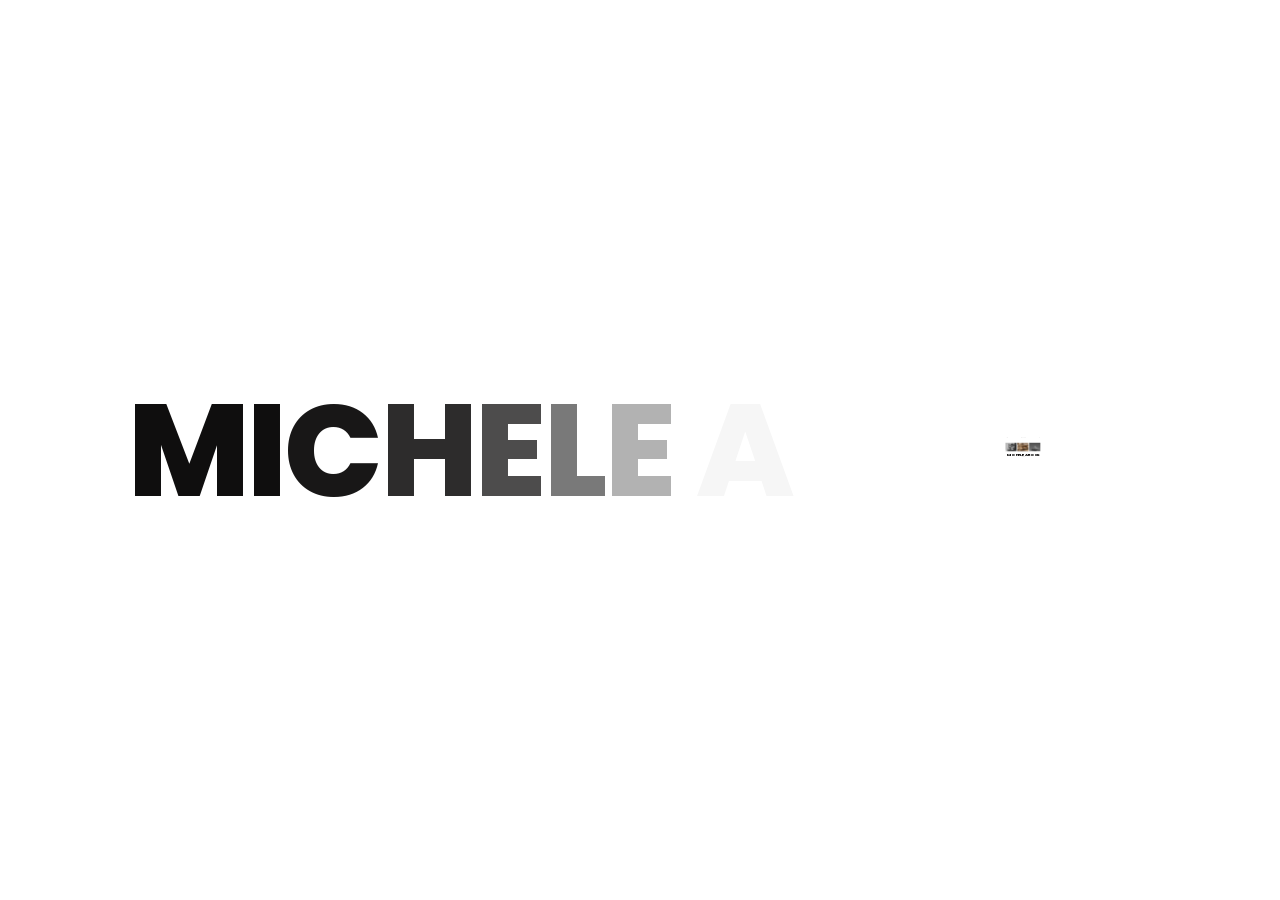
<file: index.html>
<!DOCTYPE html>
<html lang="en">
<head>
<meta charset="UTF-8">
<meta name="viewport" content="width=device-width, initial-scale=1.0">
<title>Michele Arcos - Graphic Designer</title>
<link rel="icon" type="image/png" sizes="32x32" href="images/favicon.png?v=4">
<link rel="icon" type="image/png" sizes="16x16" href="images/favicon-16.png?v=4">
<link rel="apple-touch-icon" href="images/apple-touch-icon.png?v=4">
<link rel="stylesheet" href="https://api.fontshare.com/v2/css?f[]=switzer@400,500,600,700&display=swap">
<link rel="stylesheet" href="css/style.css?v=85">
<script>
/* the entrance animation plays once per visit: hide the page until it starts */
try {
  if (!sessionStorage.getItem('introShown') && !(window.matchMedia && window.matchMedia('(prefers-reduced-motion: reduce)').matches)) {
    document.documentElement.classList.add('intro-pending');
  }
} catch (e) {}
</script>
</head>
<body>


<div class="page" id="page">

<header class="site-header">
  <span class="brand">Spain</span>
  <nav>
    <a href="#work">Work</a>
    <a href="#about">About</a>
    <a href="#contact">Contact</a>
  </nav>
  <span class="year" id="headerYear"></span>
</header>

<section class="hero">
  <div class="carousel" id="carousel" role="region" aria-roledescription="carousel" aria-label="Selected work">
  </div>
  <h1>Michele Arcos</h1>
  <p>Graphic designer</p>
  <a class="scroll-arrow" href="#work" aria-label="Scroll to selected work">
    <svg viewBox="0 0 40 22" fill="none" stroke="currentColor" stroke-width="1.4" stroke-linecap="round" stroke-linejoin="round" aria-hidden="true"><path d="M2 2l18 18L38 2"/></svg>
  </a>
</section>

<section class="section" id="work">
  <div class="wrap">
    <div class="section-head reveal">
      <h2>Selected work</h2>
      <span class="section-tag">07 Projects</span>
    </div>
    <div class="work-grid reveal-group">
      <a class="work-card reveal" href="espacio-emocional.html">
        <div class="thumb"><img class="bw" src="images/covers/espacio-emocional-bw.jpg?v=4" alt="Espacio Emocional"><img class="col" src="images/covers/espacio-emocional.jpg" alt=""></div>
        <div class="meta"><h3>Espacio Emocional</h3><span>Editorial &amp; research</span></div>
      </a>
      <a class="work-card reveal" href="sol-sal.html">
        <div class="thumb"><img class="bw" src="images/covers/sol-sal-bw.jpg?v=4" alt="SOL &amp; SAL"><img class="col" src="images/covers/sol-sal.jpg" alt=""></div>
        <div class="meta"><h3>SOL &amp; SAL</h3><span>Brand identity</span></div>
      </a>
      <a class="work-card reveal" href="tame-impala.html">
        <div class="thumb"><img class="bw" src="images/covers/tame-impala-bw.jpg?v=1" alt="Tame Impala"><img class="col" src="images/covers/tame-impala.jpg" alt=""></div>
        <div class="meta"><h3>Tame Impala</h3><span>Album design</span></div>
      </a>
      <a class="work-card reveal" href="xoko.html">
        <div class="thumb"><img class="bw" src="images/covers/xoko-bw.jpg?v=4" alt="XOKO"><img class="col" src="images/covers/xoko.jpg" alt=""></div>
        <div class="meta"><h3>XOKO</h3><span>Packaging</span></div>
      </a>
      <a class="work-card reveal" href="madma.html">
        <div class="thumb"><img class="bw" src="images/covers/madma-bw.jpg?v=4" alt="MADMA"><img class="col" src="images/covers/madma.jpg" alt=""></div>
        <div class="meta"><h3>MADMA</h3><span>Brand identity</span></div>
      </a>
      <a class="work-card reveal" href="livvi.html">
        <div class="thumb"><img class="bw" src="images/covers/livvi-bw.jpg" alt="Livvi"><img class="col" src="images/covers/livvi.jpg" alt=""></div>
        <div class="meta"><h3>Livvi</h3><span>UX - UI design</span></div>
      </a>
      <a class="work-card reveal" href="san-isidro.html">
        <div class="thumb"><img class="bw" src="images/covers/san-isidro-bw.jpg?v=4" alt="San Isidro 2025" style="object-position: 50% 40%"><img class="col" src="images/covers/san-isidro.jpg" alt="" style="object-position: 50% 40%"></div>
        <div class="meta"><h3>San Isidro 2025</h3><span>Poster design</span></div>
      </a>
    </div>
  </div>
</section>

<section class="section" id="about">
  <div class="wrap">
    <div class="about-top">
      <div class="about-text reveal-group">
        <h2 class="reveal">Hi, I&#180;m Michele</h2>
        <p class="about-lead reveal">a graphic designer passionate about creating meaningful visual identities.</p>
        <p class="reveal">I&rsquo;m interested in branding, visual identity, packaging, advertising and corporate design. I enjoy creating simple, thoughtful and visually coherent designs, while also exploring new ideas and experimenting with different approaches.</p>
        <p class="reveal">I believe good design is not only about how something looks, but also about how it feels. I&rsquo;m especially interested in creating visual experiences that communicate, connect and evoke emotions.</p>
        <p class="reveal">I value organization, attention to detail and teamwork, and I&rsquo;m always looking for new challenges that allow me to keep learning, experimenting and growing as a designer.</p>
        <p class="reveal">Take a look around and explore some of the projects I&rsquo;ve created along the way.</p>
      </div>
    </div>

    <div class="services reveal">
      <p class="services-title">Services</p>
      <ul class="services-list">
        <li>Branding</li>
        <li>Visual identity</li>
        <li>Packaging</li>
        <li>Corporate design</li>
        <li>UX - UI</li>
      </ul>
    </div>
  </div>
</section>

<section class="section contact-section" id="contact">
  <div class="wrap reveal-group">
    <h2 class="reveal">Something<br>in mind?</h2>
    <a class="btn reveal" href="mailto:arcosmichele4@gmail.com">Let&rsquo;s talk</a>
  </div>
</section>

<footer class="wrap">
    <a class="footer-mail" href="mailto:arcosmichele4@gmail.com">arcosmichele4@gmail.com</a>
    <a class="footer-social" href="https://www.linkedin.com/in/michelearcosdiez" target="_blank" rel="noopener noreferrer" aria-label="LinkedIn - Michele Arcos">
      <svg viewBox="0 0 24 24" fill="currentColor" aria-hidden="true"><path d="M20.447 20.452h-3.554v-5.569c0-1.328-.027-3.037-1.852-3.037-1.853 0-2.136 1.445-2.136 2.939v5.667H9.351V9h3.414v1.561h.046c.477-.9 1.637-1.85 3.37-1.85 3.601 0 4.267 2.37 4.267 5.455v6.286zM5.337 7.433c-1.144 0-2.063-.926-2.063-2.065 0-1.138.92-2.063 2.063-2.063 1.14 0 2.064.925 2.064 2.063 0 1.139-.925 2.065-2.064 2.065zm1.782 13.019H3.555V9h3.564v11.452zM22.225 0H1.771C.792 0 0 .774 0 1.729v20.542C0 23.227.792 24 1.771 24h20.451C23.2 24 24 23.227 24 22.271V1.729C24 .774 23.2 0 22.222 0h.003z"/></svg>
    </a>
</footer>


</div>

<script>
document.getElementById('headerYear').textContent = new Date().getFullYear();
</script>
<script src="js/reveal.js?v=1"></script>

<script>
/* Entrance animation: the name fades in letter by letter (black on white), then the
   "camera" flies into the O of ARCOS and the homepage appears inside it. Drawn on a
   canvas so the letters stay sharp at any zoom. */
(function () {
  var root = document.documentElement;
  var page = document.getElementById('page');
  if (!root.classList.contains('intro-pending') || !page || !document.fonts) {
    root.classList.remove('intro-pending');
    return;
  }
  window.__introRunning = true;

  var NAME = 'MICHELE ARCOS';
  var FONT = "'Poppins', 'Arial Black', Arial, sans-serif";
  var DELAY = 0.3, STAGGER = 0.11, FADE = 0.7;   // letters
  var PAN_AT = 2.6, PAN = 0.8;                   // the "O" slides to the center of the screen...
  var ZOOM_AT = 3.4, ZOOM = 2.2;                 // ...then the camera goes in, always centered (seconds)
  var REVEAL_FROM = 0.6;                         // the homepage only starts to appear once the O is already big
  var INK = '#0f0e0e';

  var canvas = document.createElement('canvas');
  canvas.className = 'intro-canvas';
  canvas.setAttribute('aria-hidden', 'true');
  var ctx = canvas.getContext('2d');
  var W, H, dpr, fs, base, letters, P, hole, S_END;
  var raf = 0, start = 0, done = false;

  function clamp(v, a, b) { return v < a ? a : (v > b ? b : v); }
  function easeInOutCubic(x) { return x < 0.5 ? 4 * x * x * x : 1 - Math.pow(-2 * x + 2, 3) / 2; }

  // where is the hole of the "O"? measured on the real glyph (em units, relative to the glyph origin)
  function measureCounter() {
    var size = 400, N = 1000, ox = 250, oy = 700;
    var c = document.createElement('canvas');
    c.width = c.height = N;
    var g = c.getContext('2d');
    g.fillStyle = '#000';
    g.font = '800 ' + size + 'px ' + FONT;
    g.textBaseline = 'alphabetic';
    g.fillText('O', ox, oy);
    var d = g.getImageData(0, 0, N, N).data;
    function solid(x, y) { return d[(y * N + x) * 4 + 3] > 128; }
    var minX = N, maxX = 0, minY = N, maxY = 0, x, y;
    for (y = 0; y < N; y += 2) for (x = 0; x < N; x += 2) {
      if (solid(x, y)) { if (x < minX) minX = x; if (x > maxX) maxX = x; if (y < minY) minY = y; if (y > maxY) maxY = y; }
    }
    var cx = Math.round((minX + maxX) / 2), cy = Math.round((minY + maxY) / 2);
    var l = cx, r = cx, t = cy, b = cy;
    while (l > minX && !solid(l, cy)) l--;
    while (r < maxX && !solid(r, cy)) r++;
    var ccx = Math.round((l + r) / 2);
    while (t > minY && !solid(ccx, t)) t--;
    while (b < maxY && !solid(ccx, b)) b++;
    var ccy = Math.round((t + b) / 2);
    l = ccx; r = ccx;
    while (l > minX && !solid(l, ccy)) l--;
    while (r < maxX && !solid(r, ccy)) r++;
    return { cx: ((l + r) / 2 - ox) / size, cy: (ccy - oy) / size, rx: (r - l) / 2 / size, ry: (b - t) / 2 / size };
  }

  function layout() {
    W = root.clientWidth;
    H = window.innerHeight;
    dpr = Math.min(window.devicePixelRatio || 1, 2);
    canvas.width = Math.round(W * dpr);
    canvas.height = Math.round(H * dpr);
    fs = W * 0.8 / 7.84;
    ctx.setTransform(dpr, 0, 0, dpr, 0, 0);
    ctx.font = '800 ' + fs + 'px ' + FONT;
    var ls = -0.02 * fs, total = 0, k = 0;
    letters = [];
    for (var i = 0; i < NAME.length; i++) {
      var ch = NAME.charAt(i), w = ctx.measureText(ch).width;
      letters.push({ ch: ch, x: total, order: ch === ' ' ? -1 : k++ });
      total += w + ls;
    }
    total -= ls;
    var x0 = (W - total) / 2;
    for (i = 0; i < letters.length; i++) letters[i].x += x0;
    base = H / 2 + ctx.measureText('M').actualBoundingBoxAscent / 2;
    var oc = measureCounter(), o = letters[NAME.indexOf('O')];
    P = { x: o.x + oc.cx * fs, y: base + oc.cy * fs };
    hole = { rx: oc.rx * fs * 1.03, ry: oc.ry * fs * 1.03 };
    // the camera ends centered on the screen: zoom until the hole of the O covers the whole viewport
    S_END = Math.sqrt(Math.pow(W / 2 / hole.rx, 2) + Math.pow(H / 2 / hole.ry, 2)) * 1.05;
    page.style.transformOrigin = (W / 2) + 'px ' + (H / 2) + 'px';
  }

  // S = zoom, Q = where the center of the O is on screen (it glides to the middle of the screen)
  function draw(t, S, Q) {
    ctx.setTransform(dpr, 0, 0, dpr, 0, 0);
    ctx.globalCompositeOperation = 'source-over';
    ctx.globalAlpha = 1;
    ctx.clearRect(0, 0, W, H);
    ctx.fillStyle = '#fff';
    ctx.fillRect(0, 0, W, H);
    ctx.save();
    ctx.translate(Q.x, Q.y);
    ctx.scale(S, S);
    ctx.translate(-P.x, -P.y);
    // cut the hole of the O so the page shows through it
    ctx.globalCompositeOperation = 'destination-out';
    ctx.beginPath();
    ctx.ellipse(P.x, P.y, hole.rx, hole.ry, 0, 0, Math.PI * 2);
    ctx.fill();
    ctx.globalCompositeOperation = 'source-over';
    // the letters (drawn over the edge of the hole, so no gaps)
    ctx.fillStyle = INK;
    ctx.font = '800 ' + fs + 'px ' + FONT;
    ctx.textBaseline = 'alphabetic';
    for (var i = 0; i < letters.length; i++) {
      var L = letters[i];
      if (L.order < 0) continue;
      var a = clamp((t - DELAY - L.order * STAGGER) / FADE, 0, 1);
      ctx.globalAlpha = 1 - Math.pow(1 - a, 2);
      ctx.fillText(L.ch, L.x, base);
    }
    ctx.restore();
    ctx.globalAlpha = 1;
  }

  // a real change of width ends the intro (height-only changes, like a mobile address bar, are ignored)
  function onResize() {
    if (Math.abs(root.clientWidth - W) > 2) finish();
  }

  function finish() {
    if (done) return;
    done = true;
    cancelAnimationFrame(raf);
    window.removeEventListener('resize', onResize);
    page.style.cssText = '';
    root.classList.remove('intro-pending');
    document.body.classList.remove('intro-lock');
    if (canvas.parentNode) canvas.parentNode.removeChild(canvas);
    try { sessionStorage.setItem('introShown', '1'); } catch (e) {}
    window.scrollTo(0, 0);
    document.dispatchEvent(new Event('intro-done'));
  }

  function render(t) {
    var p = clamp((t - ZOOM_AT) / ZOOM, 0, 1);
    var e = easeInOutCubic(p);
    var S = Math.pow(S_END, e);
    // 1) the camera pans so the O sits exactly in the middle of the screen (before any zoom);
    // 2) the zoom then happens around the center, so the ring is symmetric all the way in
    var g = easeInOutCubic(clamp((t - PAN_AT) / PAN, 0, 1));
    var Q = { x: P.x + (W / 2 - P.x) * g, y: P.y + (H / 2 - P.y) * g };
    draw(t, S, Q);
    // the homepage lives inside the O and grows with the camera, always centered in the hole.
    // It stays invisible while the letter is still small: it only starts to appear once the O has
    // been enlarged (from the middle of the zoom), and its opacity then rises gradually from 0 to 1
    var sigma = S / S_END;
    page.style.transform = 'translate(' + (Q.x - W / 2) + 'px,' + (Q.y - H / 2) + 'px) scale(' + sigma + ')';
    page.style.opacity = clamp((e - REVEAL_FROM) / (1 - REVEAL_FROM), 0, 1);
    return p;
  }

  function frame(now) {
    if (done) return;
    if (!start) start = now;
    if (render((now - start) / 1000) >= 1) finish(); else raf = requestAnimationFrame(frame);
  }

  function begin() {
    // lock the scroll first, so the width we measure is the one the animation will really use
    document.body.classList.add('intro-lock');
    try { layout(); } catch (err) { finish(); return; }
    page.style.height = H + 'px';
    page.style.overflow = 'hidden';
    page.style.opacity = '0';
    document.body.appendChild(canvas);
    canvas.addEventListener('click', finish);
    window.addEventListener('resize', onResize);
    draw(0, 1, P);
    raf = requestAnimationFrame(frame);
  }

  var ready = Promise.race([
    document.fonts.load('800 100px Poppins'),
    new Promise(function (res) { setTimeout(res, 2500); })
  ]);
  ready.then(begin, begin);
})();
</script>

<script>
(function () {
  var root = document.getElementById('carousel');
  if (!root) return;

  var DATA = [
    { href: 'espacio-emocional.html', src: 'images/covers/espacio-emocional.jpg', bw: 'images/covers/espacio-emocional-bw.jpg?v=4', title: 'Espacio Emocional', pos: '50% 50%' },
    { href: 'sol-sal.html', src: 'images/covers/sol-sal.jpg', bw: 'images/covers/sol-sal-bw.jpg?v=4', title: 'SOL & SAL', pos: '50% 50%' },
    { href: 'tame-impala.html', src: 'images/covers/tame-impala.jpg', bw: 'images/covers/tame-impala-bw.jpg?v=1', title: 'Tame Impala', pos: '50% 50%' },
    { href: 'xoko.html', src: 'images/covers/xoko.jpg', bw: 'images/covers/xoko-bw.jpg?v=4', title: 'XOKO', pos: '50% 50%' },
    { href: 'madma.html', src: 'images/covers/madma.jpg', bw: 'images/covers/madma-bw.jpg?v=4', title: 'MADMA', pos: '50% 50%' },
    { href: 'livvi.html', src: 'images/covers/livvi.jpg', bw: 'images/covers/livvi-bw.jpg', title: 'Livvi', pos: '50% 50%' },
    { href: 'san-isidro.html', src: 'images/covers/san-isidro.jpg', bw: 'images/covers/san-isidro-bw.jpg?v=4', title: 'San Isidro 2025', pos: '50% 40%' }
  ];
  var N = DATA.length;
  var RANGE = 5, SLOTS = RANGE * 2 + 1;
  // a flat filmstrip: every work is exactly the same size, fully opaque; only
  // the centered one switches from black & white to color
  var GAP = 0.04;
  var S = [1], X = [0], O = [1];
  for (var q = 1; q <= RANGE; q++) {
    S[q] = 1;
    O[q] = 1;
    X[q] = X[q - 1] + S[q - 1] / 2 + GAP + S[q] / 2;
  }
  var AUTOPLAY_MS = 2100;
  var reduceMotion = window.matchMedia && window.matchMedia('(prefers-reduced-motion: reduce)').matches;

  var els = [];
  var active = 0;
  var timer = null;
  var hovering = false;
  var dragging = false;
  var running = false;

  function idxFor(p) { return ((active + p) % N + N) % N; }

  function setContent(el) {
    var d = DATA[idxFor(el.p)];
    el.a.href = d.href;
    el.a.setAttribute('aria-label', d.title);
    el.bw.src = d.bw;
    el.bw.alt = '';
    el.bw.style.objectPosition = d.pos;
    el.img.src = d.src;
    el.img.alt = '';
    el.img.style.objectPosition = d.pos;
  }

  function apply(el) {
    var ap = Math.abs(el.p);
    var sign = el.p < 0 ? -1 : 1;
    var s = el.a.style;
    s.setProperty('--x', (sign * X[ap]).toString());
    s.setProperty('--s', S[ap].toString());
    s.setProperty('--o', String(O[ap]));
    s.setProperty('--z', String(RANGE + 3 - ap));
    el.a.classList.toggle('is-center', el.p === 0);
    el.a.style.pointerEvents = ap >= RANGE ? 'none' : '';
    if (ap > 3) { el.a.setAttribute('tabindex', '-1'); el.a.setAttribute('aria-hidden', 'true'); }
    else { el.a.removeAttribute('tabindex'); el.a.removeAttribute('aria-hidden'); }
  }

  function build() {
    for (var k = 0; k < SLOTS; k++) {
      var a = document.createElement('a');
      a.className = 'c-item no-anim';
      a.draggable = false;
      var bw = document.createElement('img');
      bw.className = 'bw';
      bw.draggable = false;
      a.appendChild(bw);
      var img = document.createElement('img');
      img.className = 'col';
      img.draggable = false;
      a.appendChild(img);
      var el = { a: a, bw: bw, img: img, p: k - RANGE };
      setContent(el);
      apply(el);
      root.appendChild(a);
      els.push(el);
    }
    void root.offsetWidth;
    requestAnimationFrame(function () {
      els.forEach(function (el) { el.a.classList.remove('no-anim'); });
    });
  }

  function step(dir) {
    active = ((active + dir) % N + N) % N;
    els.forEach(function (el) {
      var np = el.p - dir, wrapped = false;
      while (np < -RANGE) { np += SLOTS; wrapped = true; }
      while (np > RANGE) { np -= SLOTS; wrapped = true; }
      el.p = np;
      if (wrapped) { el.a.classList.add('no-anim'); setContent(el); }
      apply(el);
    });
    void root.offsetWidth;
    requestAnimationFrame(function () {
      els.forEach(function (el) { el.a.classList.remove('no-anim'); });
    });
  }

  function goTo(shift) {
    var dir = shift > 0 ? 1 : -1, count = Math.abs(shift), i = 0;
    step(dir);
    while (++i < count) { (function (n) { setTimeout(function () { step(dir); }, 300 * n); })(i); }
  }

  function schedule() {
    clearInterval(timer);
    if (!running || reduceMotion) return;
    timer = setInterval(function () {
      if (!hovering && !dragging && !document.hidden) step(1);
    }, AUTOPLAY_MS);
  }

  function begin() {
    if (running) return;
    running = true;
    schedule();
  }

  build();

  // while the entrance animation plays, the carousel waits; it starts when the homepage is revealed
  if (window.__introRunning) document.addEventListener('intro-done', begin);
  else begin();

  root.addEventListener('mouseenter', function () { hovering = true; });
  root.addEventListener('mouseleave', function () { hovering = false; });

  var startX = null, moved = false;
  root.addEventListener('pointerdown', function (e) {
    startX = e.clientX; moved = false; dragging = true;
  });
  root.addEventListener('pointermove', function (e) {
    if (startX !== null && Math.abs(e.clientX - startX) > 8) moved = true;
  });
  function endDrag(e) {
    if (startX === null) return;
    var dx = e.clientX - startX;
    startX = null; dragging = false;
    if (Math.abs(dx) > 50) { step(dx < 0 ? 1 : -1); schedule(); }
  }
  root.addEventListener('pointerup', endDrag);
  root.addEventListener('pointercancel', function () { startX = null; dragging = false; });
  root.addEventListener('pointerleave', function (e) { if (startX !== null) endDrag(e); });

  root.addEventListener('click', function (e) {
    if (moved) { e.preventDefault(); e.stopPropagation(); moved = false; return; }
    var a = e.target.closest ? e.target.closest('.c-item') : null;
    if (!a) return;
    for (var i = 0; i < els.length; i++) {
      if (els[i].a === a && els[i].p !== 0) {
        e.preventDefault();
        goTo(els[i].p);
        schedule();
        return;
      }
    }
  }, true);

  root.addEventListener('keydown', function (e) {
    if (e.key === 'ArrowRight') { step(1); schedule(); }
    else if (e.key === 'ArrowLeft') { step(-1); schedule(); }
  });
})();
</script>

</body>
</html>
</file>
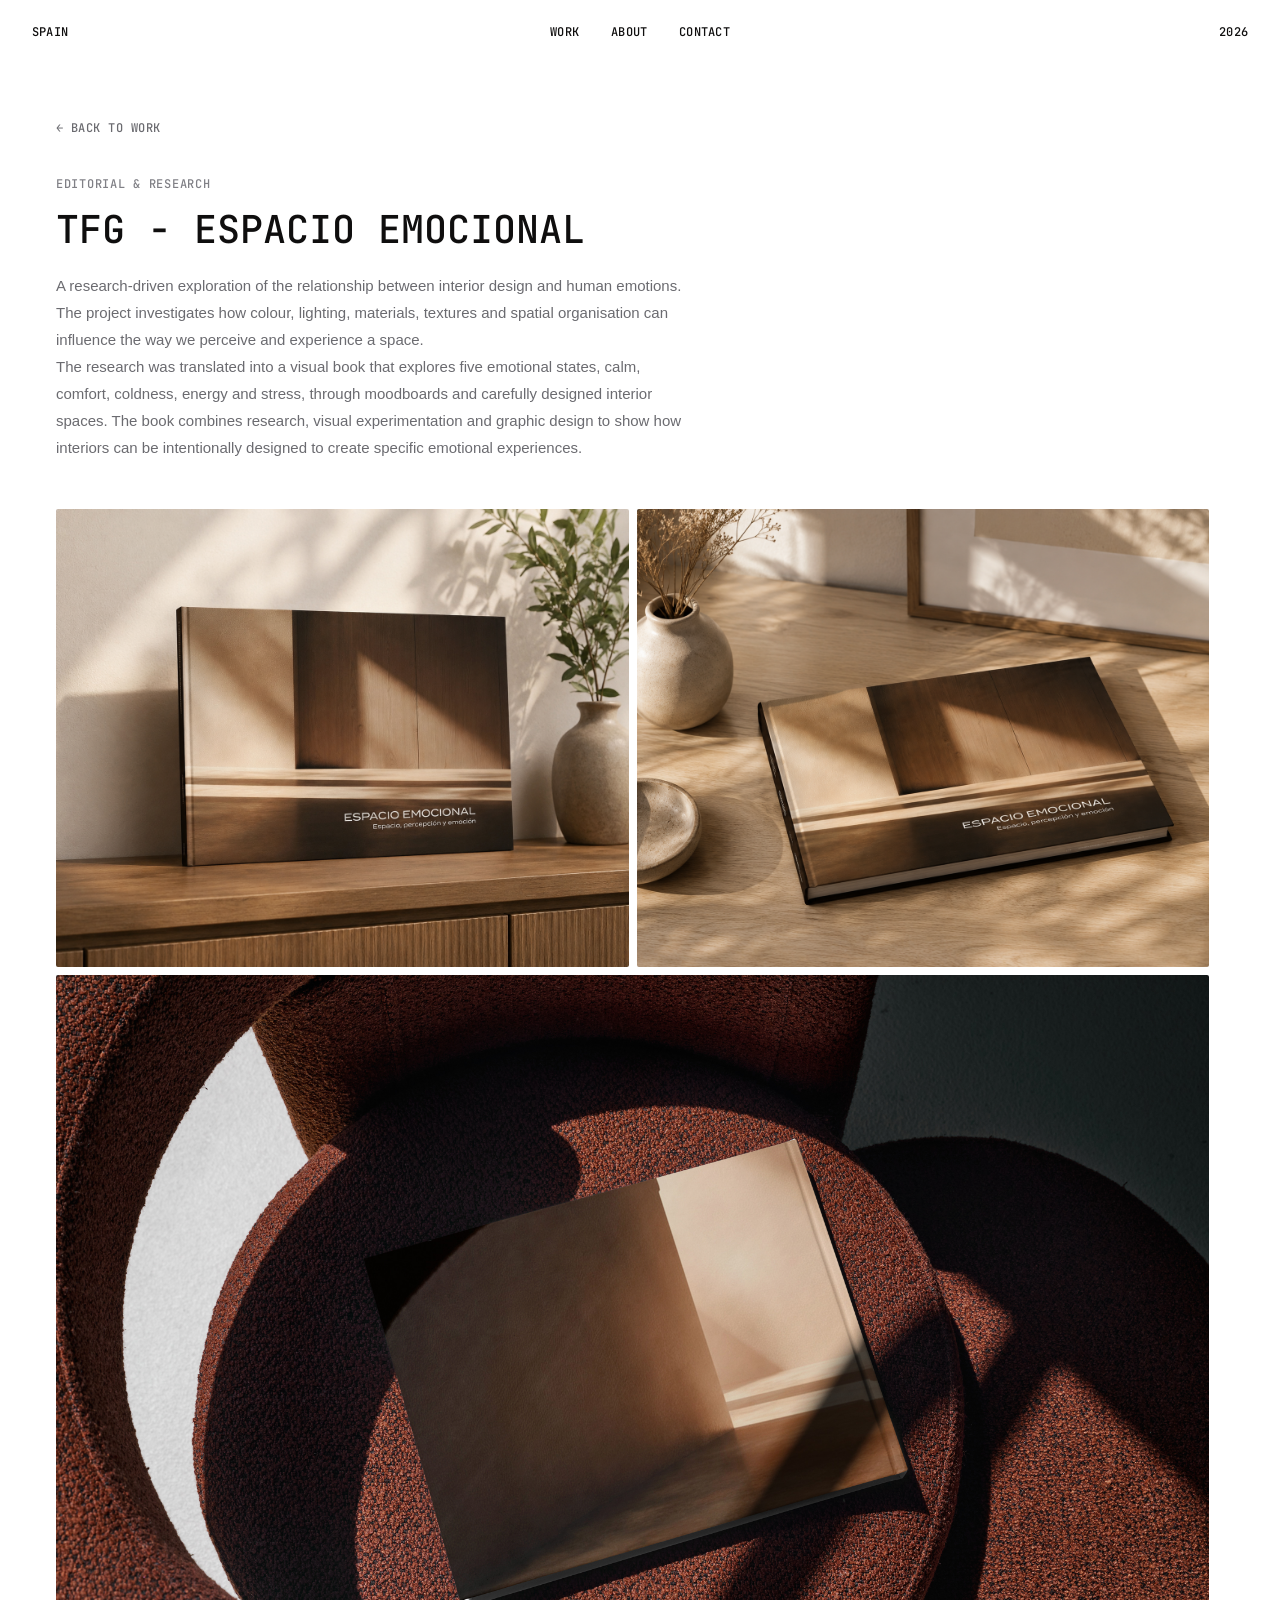
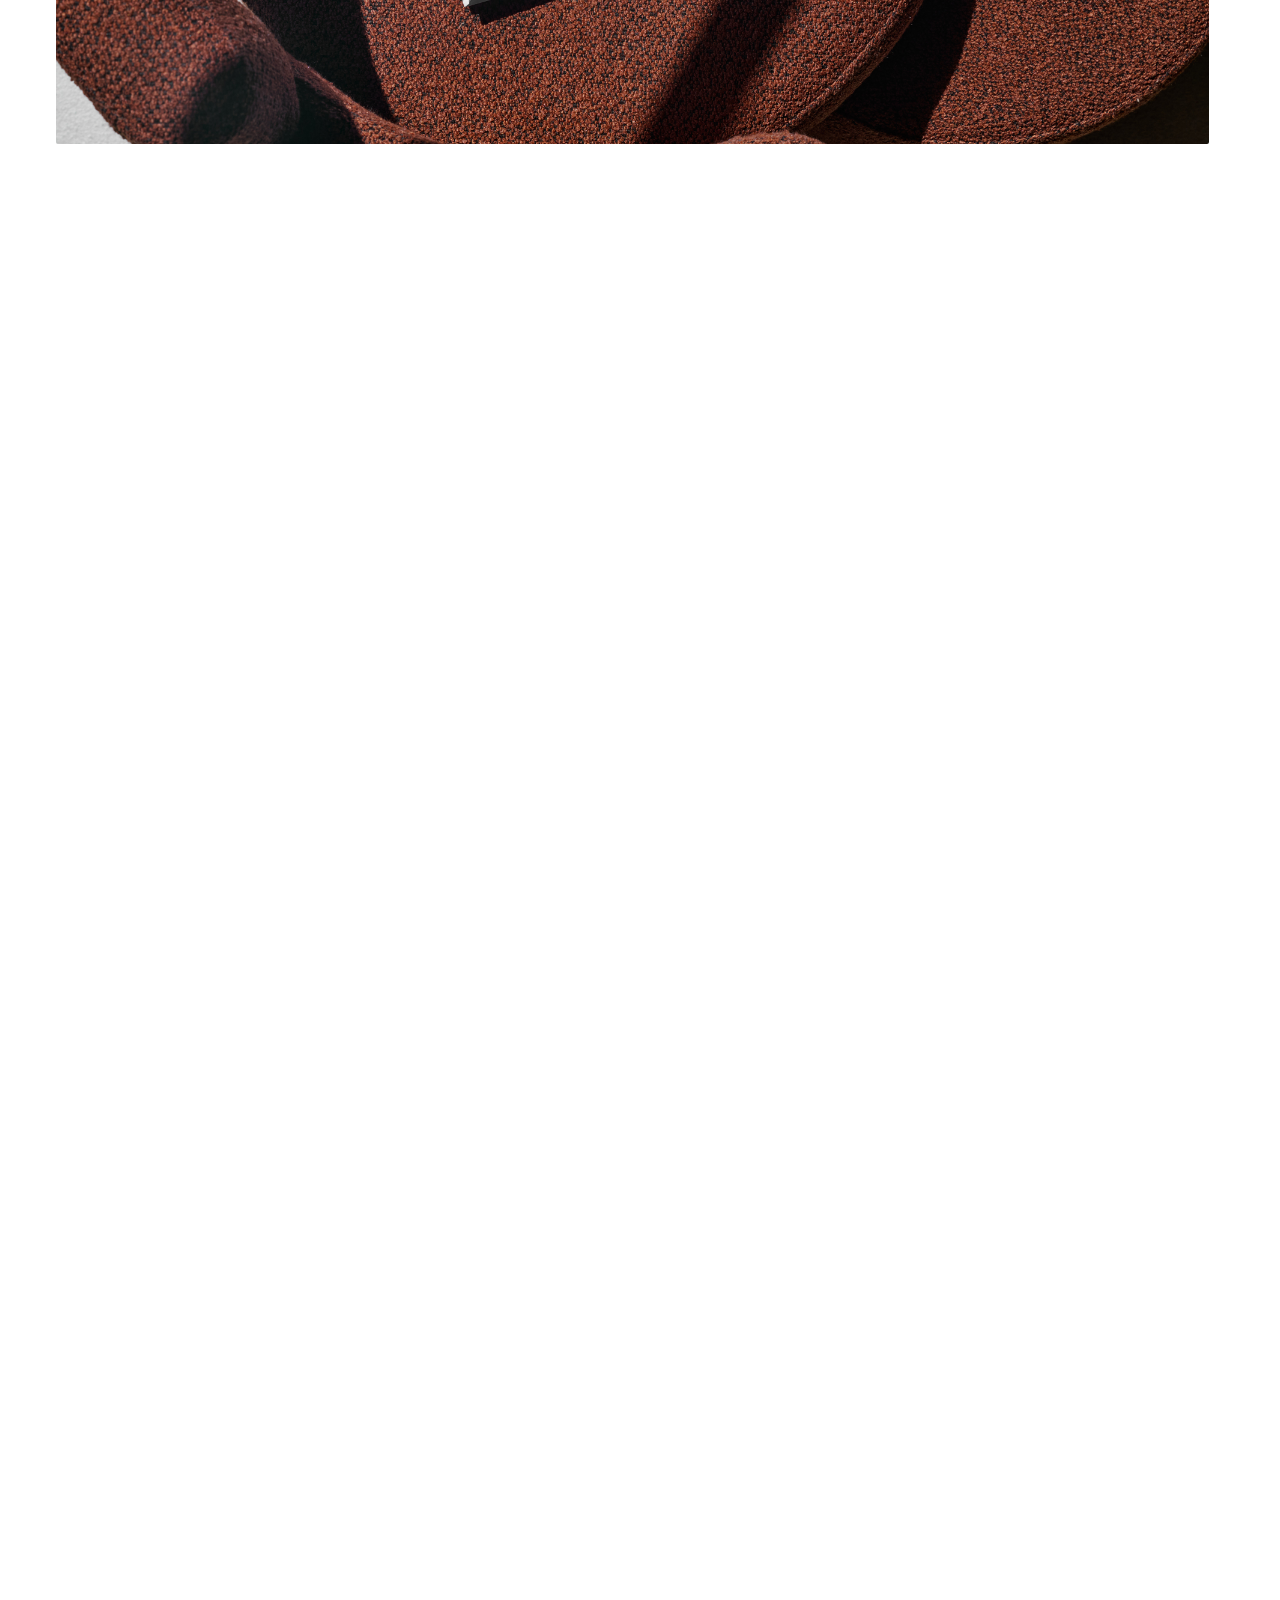
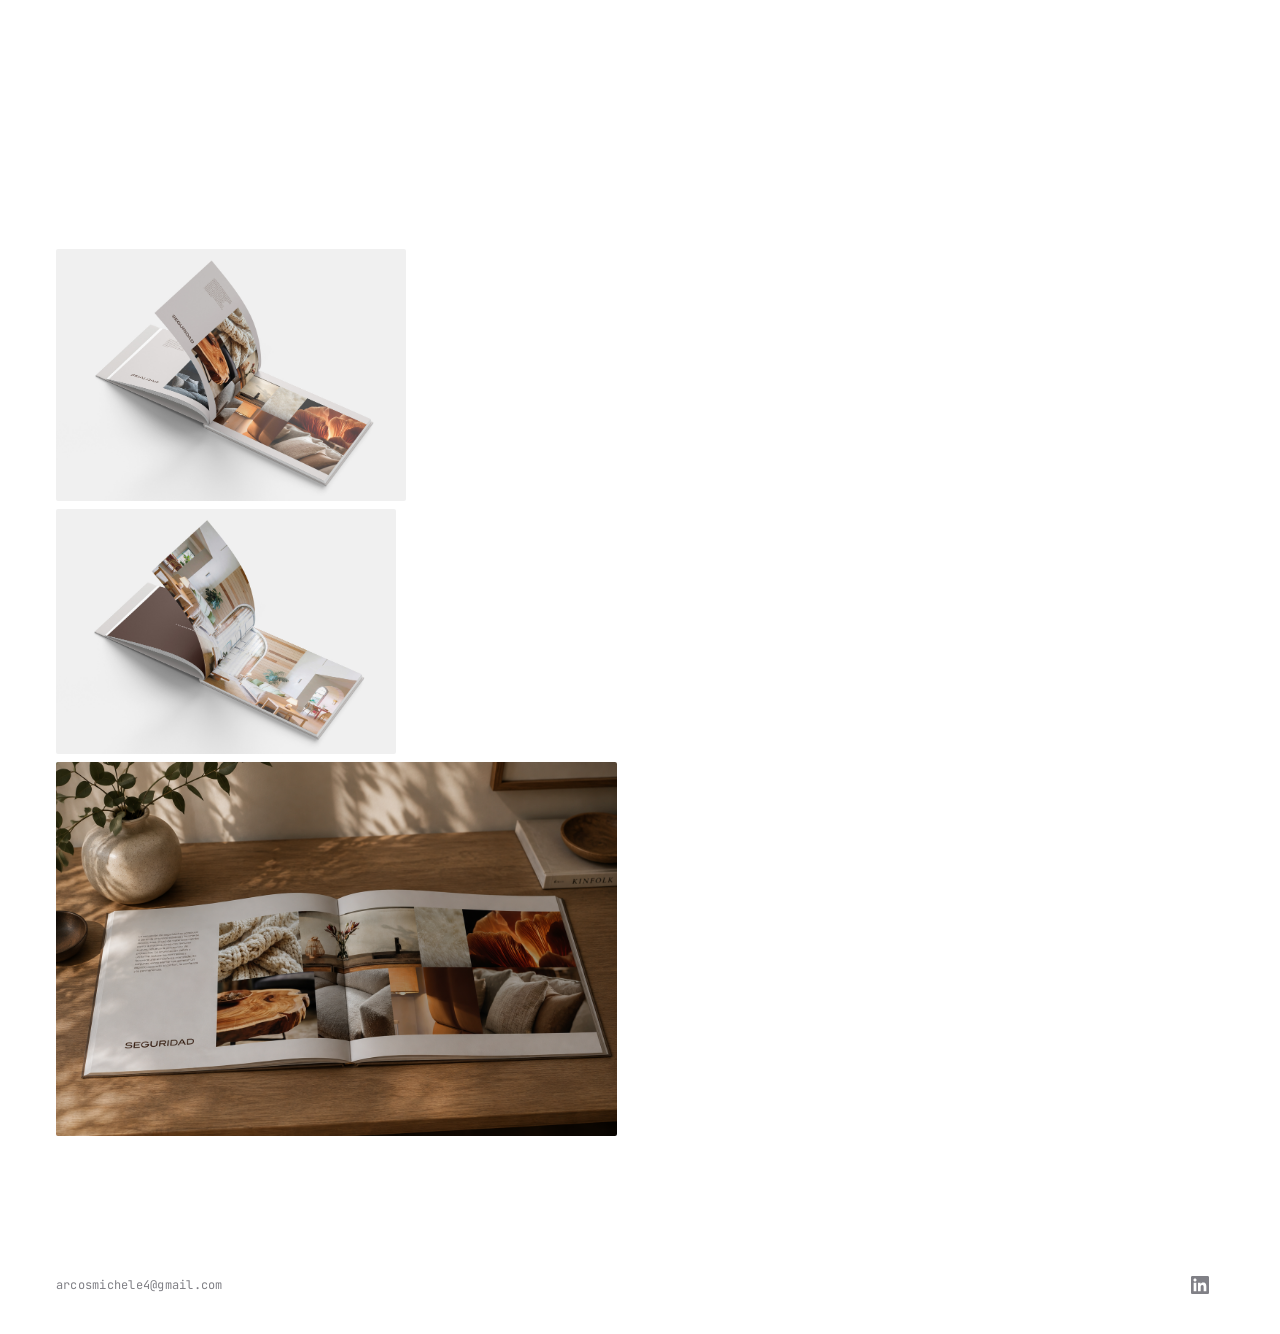
<file: espacio-emocional.html>
<!DOCTYPE html>
<html lang="en">
<head>
<meta charset="UTF-8">
<meta name="viewport" content="width=device-width, initial-scale=1.0">
<title>TFG - Espacio Emocional - Michele Arcos</title>
<link rel="icon" type="image/png" sizes="32x32" href="images/favicon.png?v=4">
<link rel="icon" type="image/png" sizes="16x16" href="images/favicon-16.png?v=4">
<link rel="apple-touch-icon" href="images/apple-touch-icon.png?v=4">
<link rel="stylesheet" href="https://api.fontshare.com/v2/css?f[]=switzer@400,500,600,700&display=swap">
<link rel="stylesheet" href="css/style.css?v=85">
</head>
<body>

<header class="site-header">
  <span class="brand">Spain</span>
  <nav>
    <a href="index.html#work" class="active">Work</a>
    <a href="index.html#about">About</a>
    <a href="index.html#contact">Contact</a>
  </nav>
  <span class="year" id="headerYear"></span>
</header>

<div class="wrap">
  <a class="back-link" href="index.html#work">&larr; Back to work</a>

  <div class="project-header reveal">
    <span class="section-tag">Editorial &amp; research</span>
    <h1>TFG - Espacio emocional</h1>
    <p>A research-driven exploration of the relationship between interior design and human emotions. The project investigates how colour, lighting, materials, textures and spatial organisation can influence the way we perceive and experience a space.</p>
    <p>The research was translated into a visual book that explores five emotional states, calm, comfort, coldness, energy and stress, through moodboards and carefully designed interior spaces. The book combines research, visual experimentation and graphic design to show how interiors can be intentionally designed to create specific emotional experiences.</p>
  </div>

  <div class="project-images">
    <div class="row reveal">
      <img src="images/espacio-emocional/1.png" alt="Espacio Emocional" width="1402" height="1122" style="--ar:1.2496">
      <img src="images/espacio-emocional/2.png" alt="Espacio Emocional" width="1402" height="1122" style="--ar:1.2496">
    </div>
    <div class="row reveal">
      <img src="images/espacio-emocional/3.jpg" alt="Espacio Emocional" width="3840" height="2560" style="--ar:1.5">
    </div>
    <div class="row reveal">
      <img src="images/espacio-emocional/4.jpg" alt="Espacio Emocional" width="1920" height="1138" style="--ar:1.6872" loading="lazy" decoding="async">
    </div>
    <div class="row reveal">
      <img src="images/espacio-emocional/5.jpg" alt="Espacio Emocional" width="1920" height="1335" style="--ar:1.4382" loading="lazy" decoding="async">
      <img src="images/espacio-emocional/6.jpg" alt="Espacio Emocional" width="1920" height="1335" style="--ar:1.4382" loading="lazy" decoding="async">
    </div>
    <div class="row reveal">
      <img src="images/espacio-emocional/7.jpg" alt="Espacio Emocional" width="1920" height="1229" style="--ar:1.5622" loading="lazy" decoding="async">
      <img src="images/espacio-emocional/8.png" alt="Espacio Emocional" width="1568" height="1003" style="--ar:1.5633" loading="lazy" decoding="async">
      <img src="images/espacio-emocional/9.jpg" alt="Espacio Emocional" width="1920" height="1229" style="--ar:1.5622" loading="lazy" decoding="async">
    </div>
    <div class="row reveal">
      <img src="images/espacio-emocional/10.png" alt="Espacio Emocional" width="1622" height="970" style="--ar:1.6722" loading="lazy" decoding="async">
      <img src="images/espacio-emocional/11.jpg" alt="Espacio Emocional" width="1920" height="1138" style="--ar:1.6872" loading="lazy" decoding="async">
    </div>
    <div class="row reveal">
      <img src="images/espacio-emocional/12.jpg" alt="Espacio Emocional" width="1920" height="1382" style="--ar:1.3893" loading="lazy" decoding="async">
      <img src="images/espacio-emocional/13.png" alt="Espacio Emocional" width="1568" height="1003" style="--ar:1.5633" loading="lazy" decoding="async">
      <img src="images/espacio-emocional/14.jpg" alt="Espacio Emocional" width="1920" height="1229" style="--ar:1.5622" loading="lazy" decoding="async">
    </div>
    <div class="row reveal">
      <img src="images/espacio-emocional/15.jpg" alt="Espacio Emocional" width="1920" height="1382" style="--ar:1.3893" loading="lazy" decoding="async">
      <img src="images/espacio-emocional/16.jpg" alt="Espacio Emocional" width="1920" height="1138" style="--ar:1.6872" loading="lazy" decoding="async">
      <img src="images/espacio-emocional/17.jpg" alt="Espacio Emocional" width="1920" height="1228" style="--ar:1.5635" loading="lazy" decoding="async">
    </div>
    <div class="row reveal">
      <img src="images/espacio-emocional/18.png" alt="Espacio Emocional" width="1536" height="1024" style="--ar:1.5" loading="lazy" decoding="async">
      <img src="images/espacio-emocional/19.jpg" alt="Espacio Emocional" width="1920" height="1229" style="--ar:1.5622" loading="lazy" decoding="async">
    </div>
  </div>
</div>

<footer class="wrap">
    <a class="footer-mail" href="mailto:arcosmichele4@gmail.com">arcosmichele4@gmail.com</a>
    <a class="footer-social" href="https://www.linkedin.com/in/michelearcosdiez" target="_blank" rel="noopener noreferrer" aria-label="LinkedIn - Michele Arcos">
      <svg viewBox="0 0 24 24" fill="currentColor" aria-hidden="true"><path d="M20.447 20.452h-3.554v-5.569c0-1.328-.027-3.037-1.852-3.037-1.853 0-2.136 1.445-2.136 2.939v5.667H9.351V9h3.414v1.561h.046c.477-.9 1.637-1.85 3.37-1.85 3.601 0 4.267 2.37 4.267 5.455v6.286zM5.337 7.433c-1.144 0-2.063-.926-2.063-2.065 0-1.138.92-2.063 2.063-2.063 1.14 0 2.064.925 2.064 2.063 0 1.139-.925 2.065-2.064 2.065zm1.782 13.019H3.555V9h3.564v11.452zM22.225 0H1.771C.792 0 0 .774 0 1.729v20.542C0 23.227.792 24 1.771 24h20.451C23.2 24 24 23.227 24 22.271V1.729C24 .774 23.2 0 22.222 0h.003z"/></svg>
    </a>
</footer>

<script>
var year = new Date().getFullYear();
document.getElementById('headerYear').textContent = year;
</script>

<script src="js/reveal.js?v=1"></script>
</body>
</html>
</file>
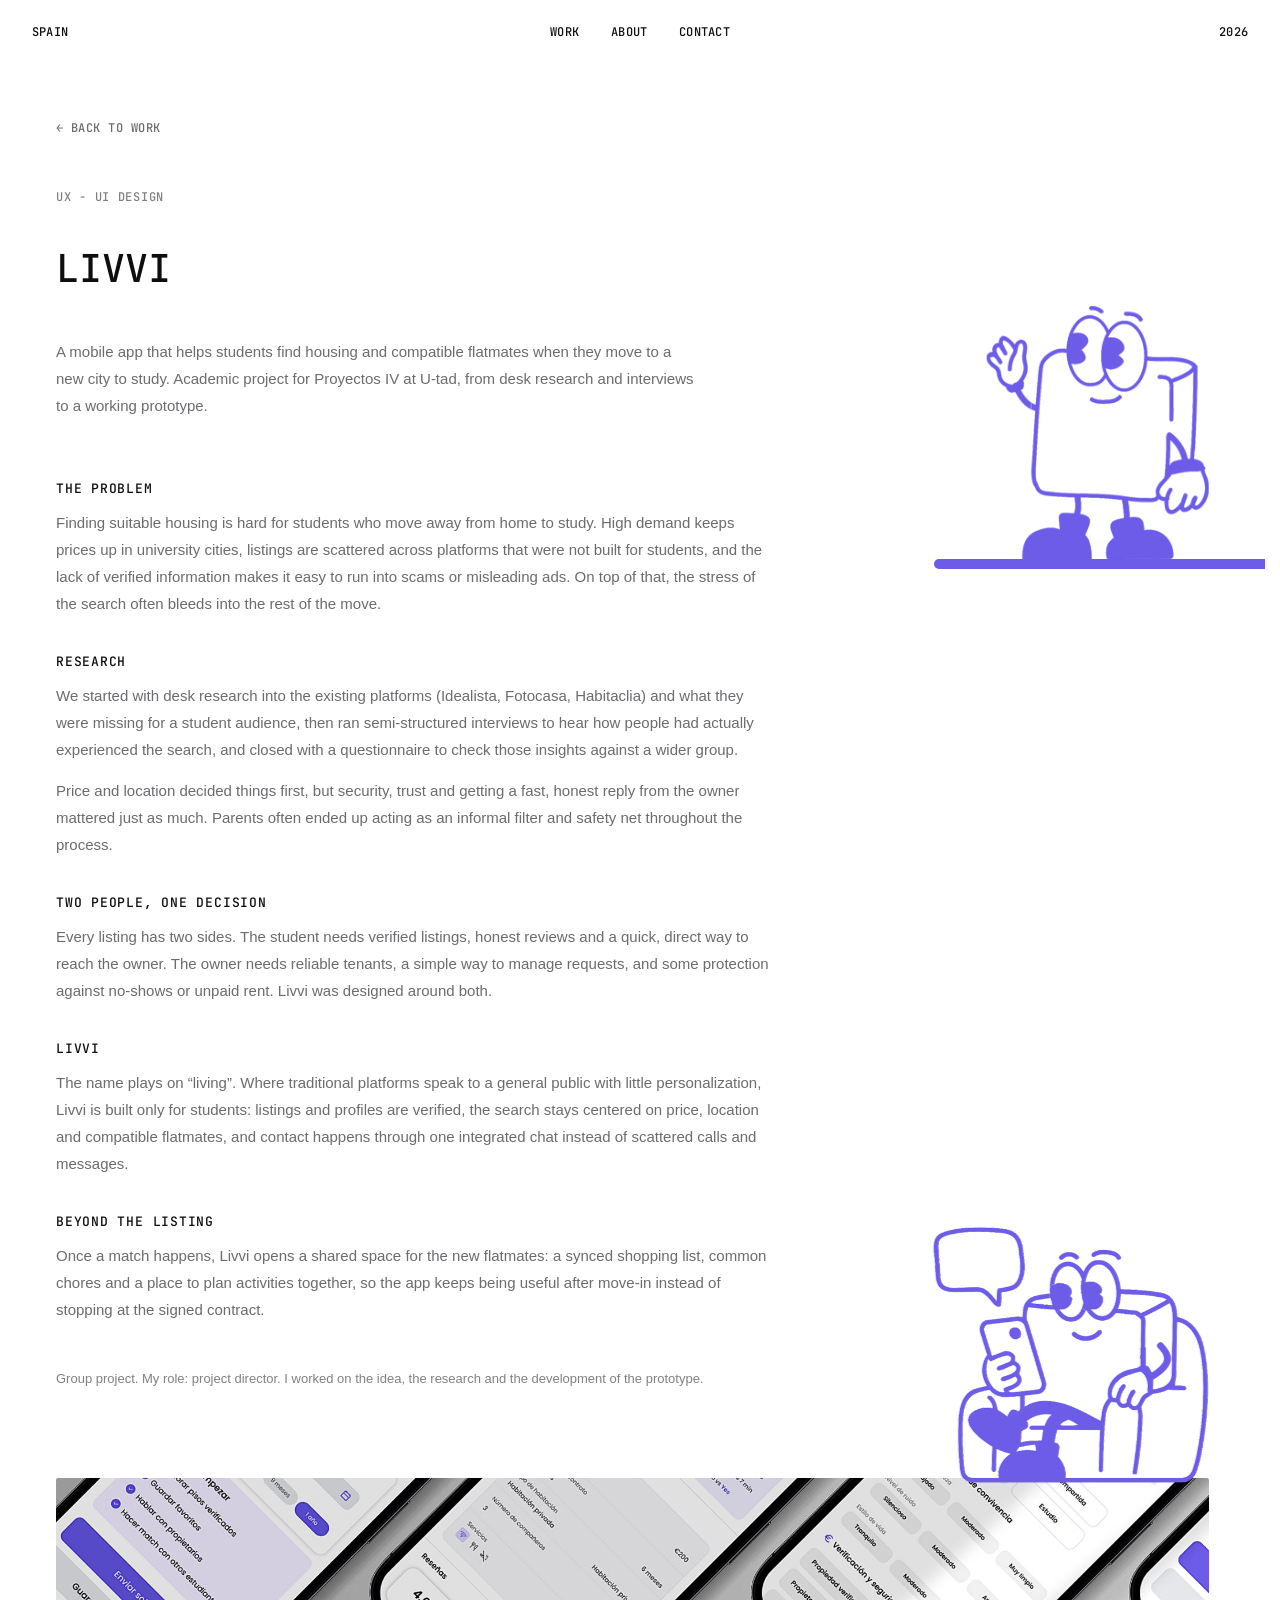
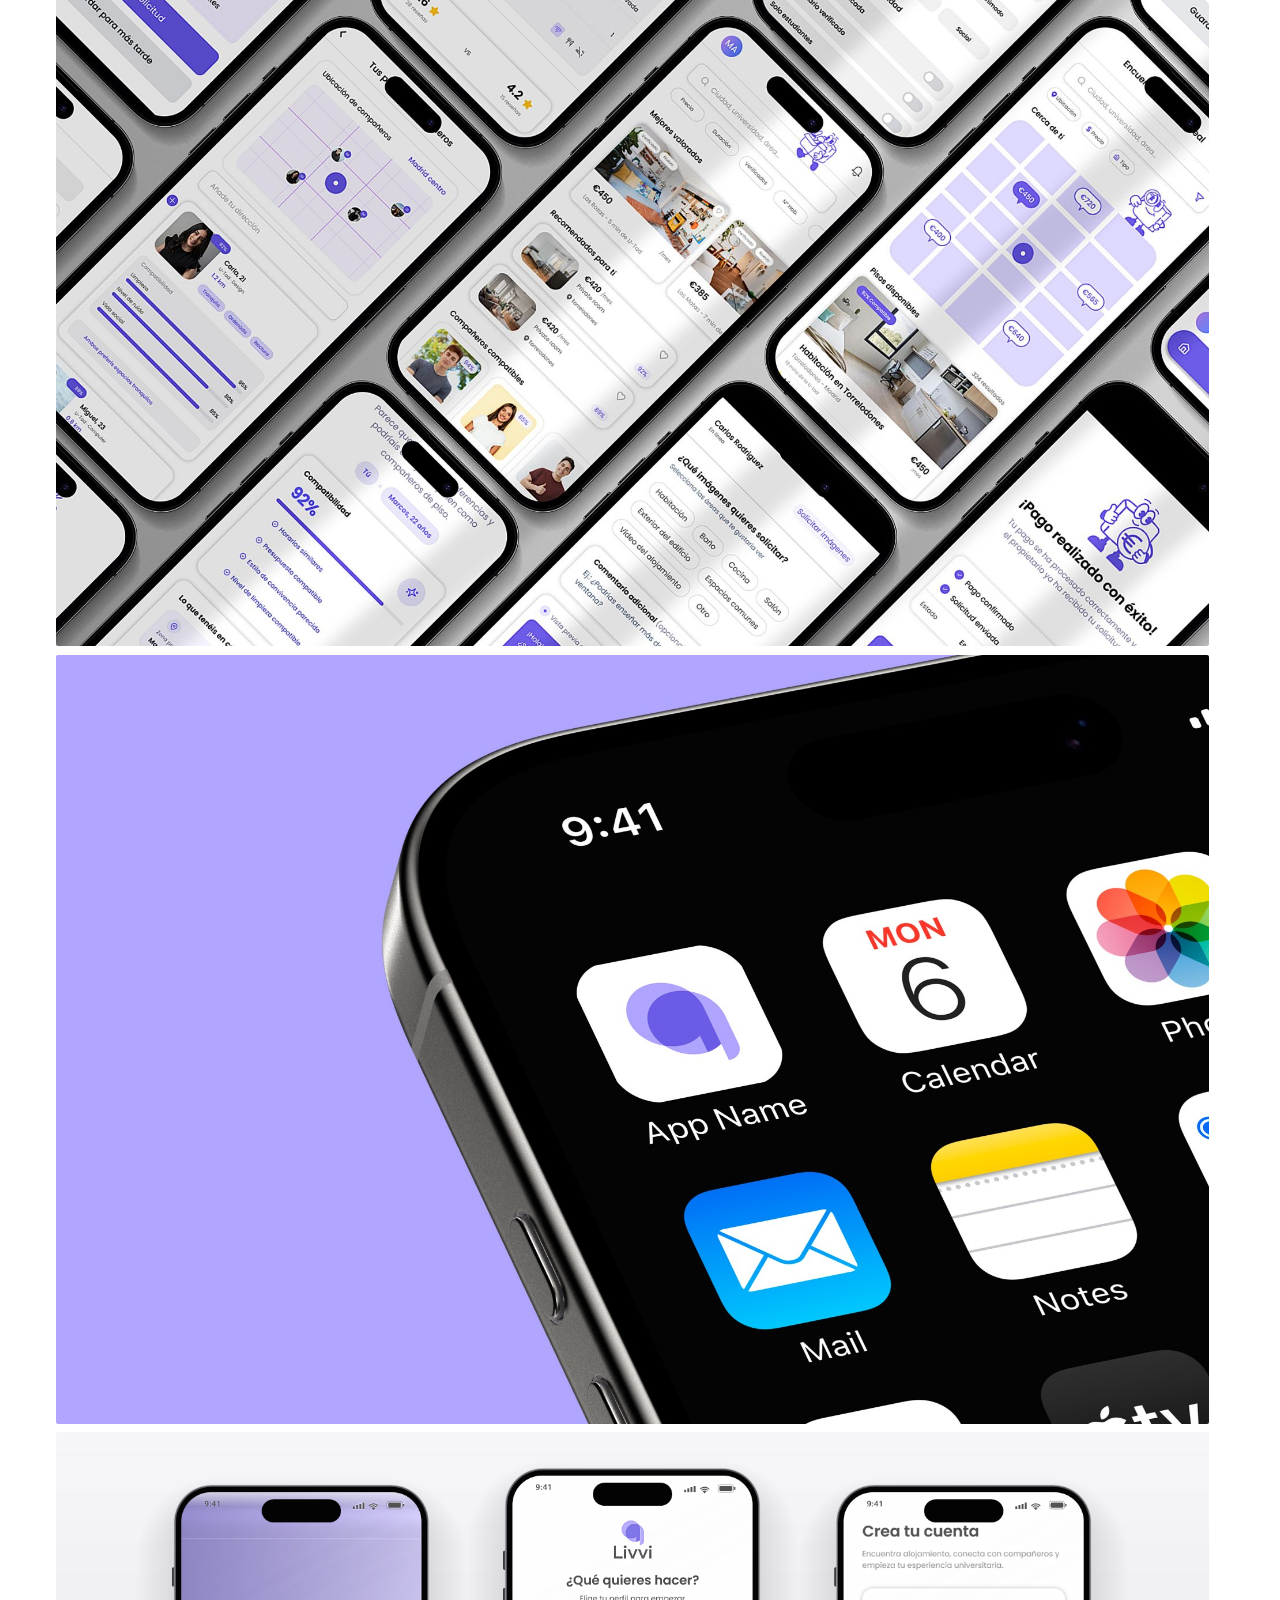
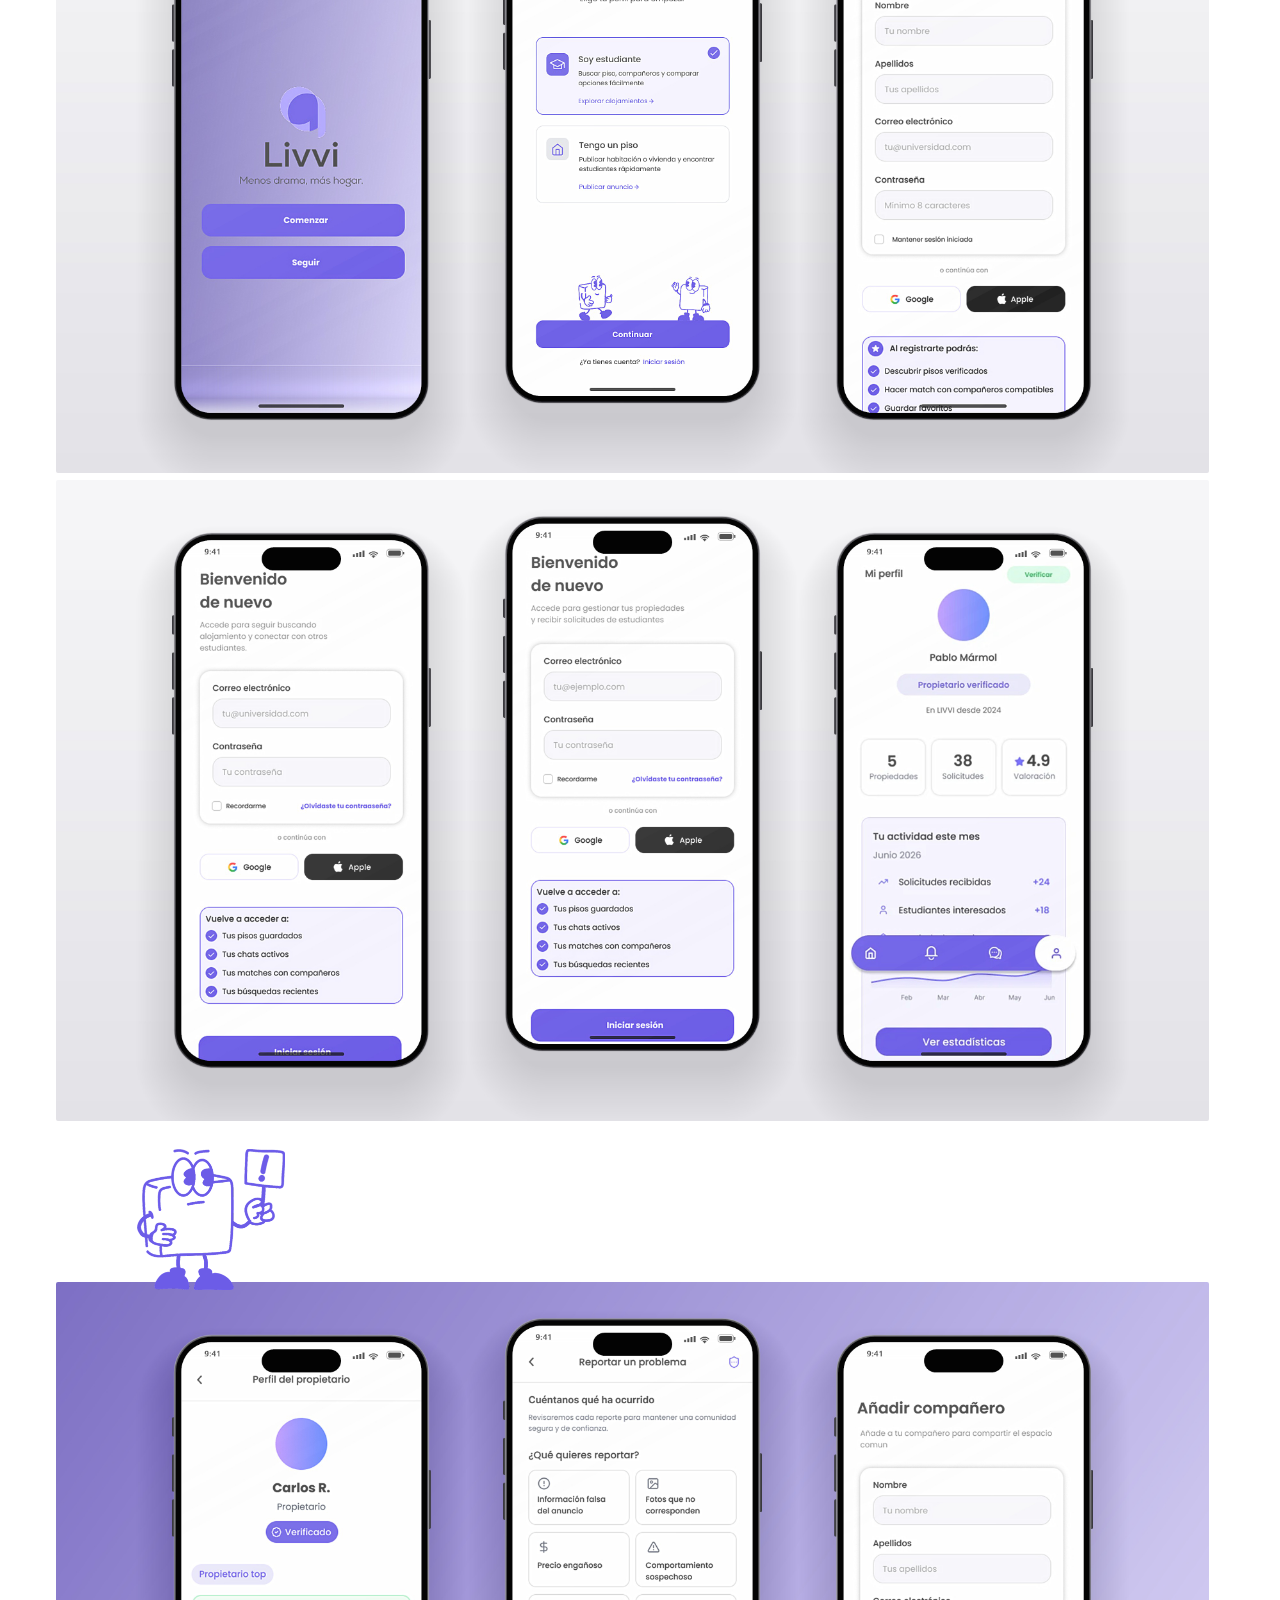
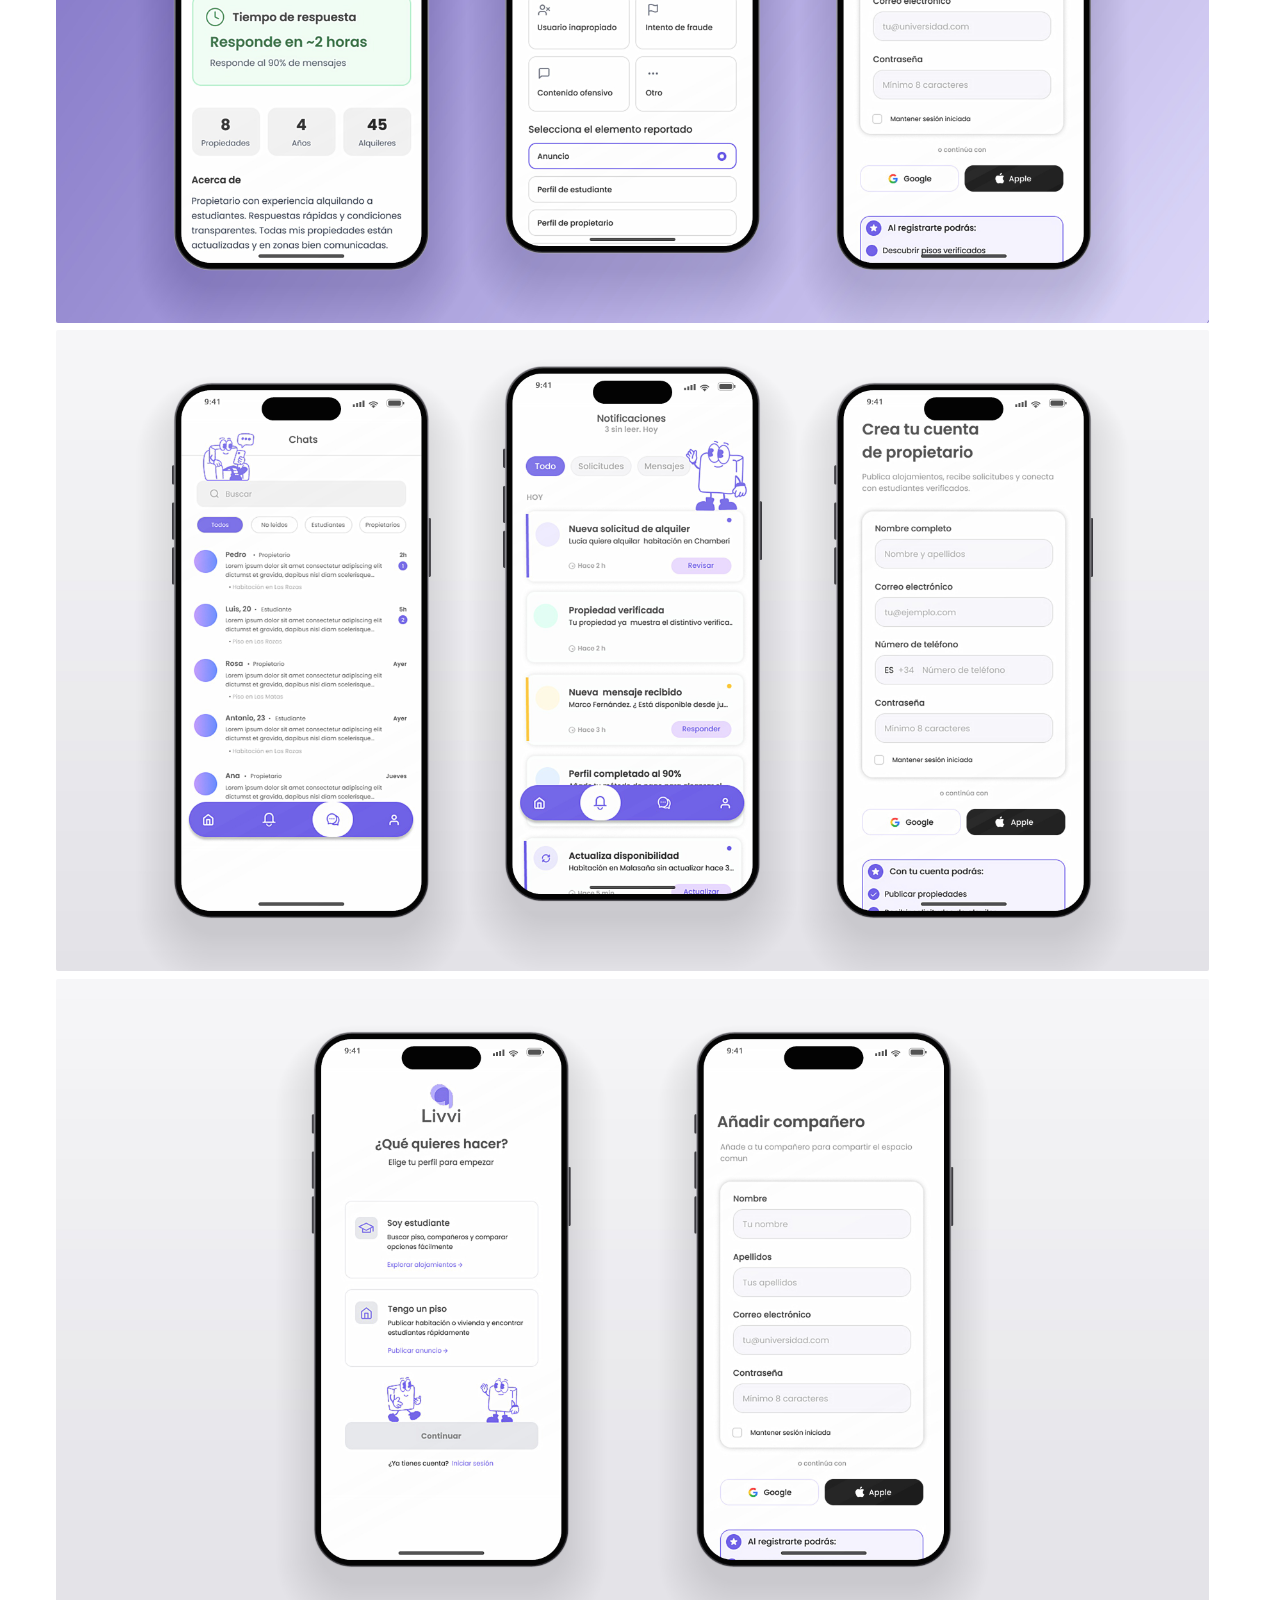
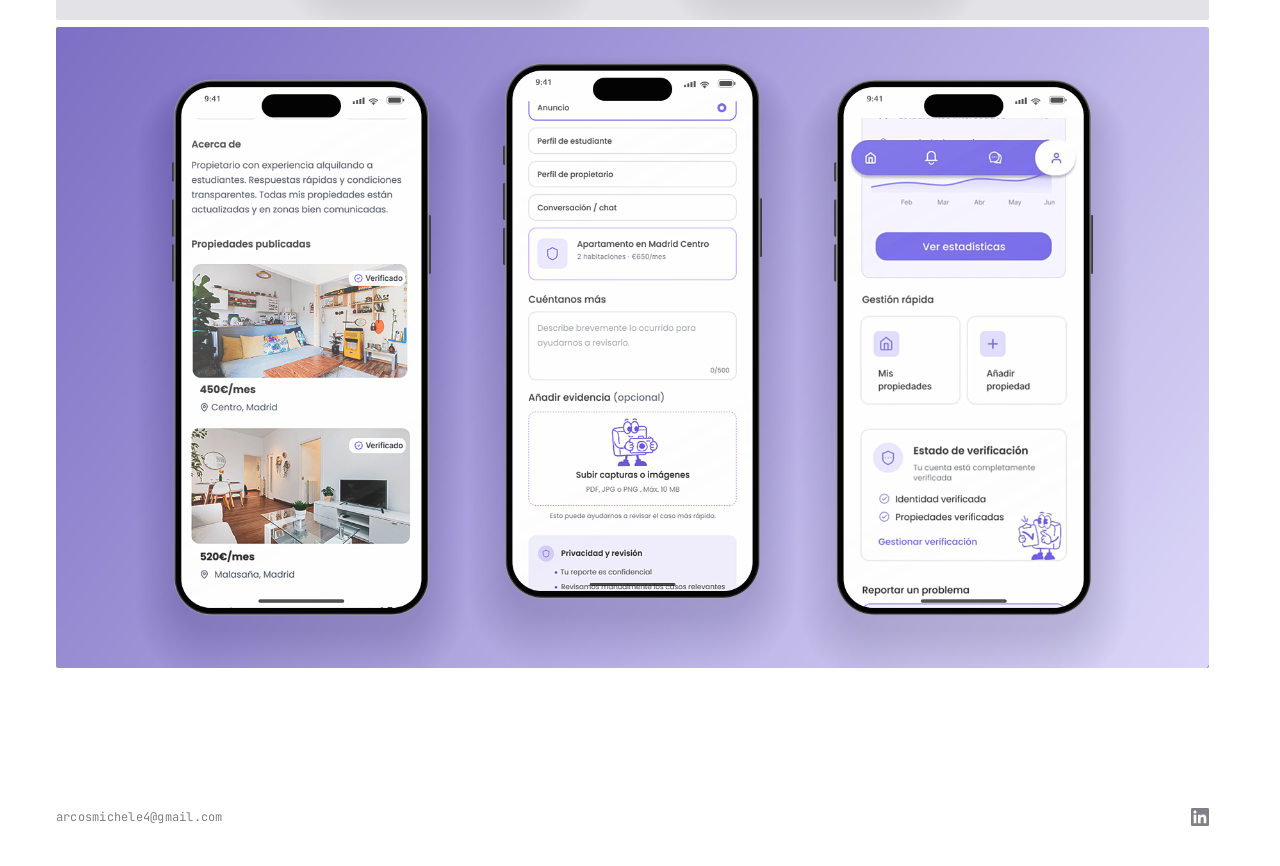
<file: livvi.html>
<!DOCTYPE html>
<html lang="en">
<head>
<meta charset="UTF-8">
<meta name="viewport" content="width=device-width, initial-scale=1.0">
<title>LIVVI - Michele Arcos</title>
<link rel="icon" type="image/png" sizes="32x32" href="images/favicon.png?v=4">
<link rel="icon" type="image/png" sizes="16x16" href="images/favicon-16.png?v=4">
<link rel="apple-touch-icon" href="images/apple-touch-icon.png?v=4">
<link rel="stylesheet" href="https://api.fontshare.com/v2/css?f[]=switzer@400,500,600,700&display=swap">
<link rel="stylesheet" href="css/style.css?v=85">
</head>
<body>

<header class="site-header">
  <span class="brand">Spain</span>
  <nav>
    <a href="index.html#work" class="active">Work</a>
    <a href="index.html#about">About</a>
    <a href="index.html#contact">Contact</a>
  </nav>
  <span class="year" id="headerYear"></span>
</header>

<div class="wrap">
  <a class="back-link" href="index.html#work">&larr; Back to work</a>

  <div class="project-header reveal">
    <span class="header-figure" aria-hidden="true"><span class="header-mascot flip" aria-hidden="true"><img class="mw-body" src="images/livvi/mascot-wave-body.png" alt="" width="485" height="560"><img class="mw-hand" src="images/livvi/mascot-wave-hand.png" alt="" width="485" height="560"></span><span class="header-line"></span></span>
    <span class="section-tag">UX - UI design</span>
    <h1>Livvi</h1>
    <p>A mobile app that helps students find housing and compatible flatmates when they move to a new city to study. Academic project for Proyectos IV at U-tad, from desk research and interviews to a working prototype.</p>
  </div>

  <div class="case-study reveal-group">
    <div class="block reveal">
      <h2>The problem</h2>
      <p>Finding suitable housing is hard for students who move away from home to study. High demand keeps prices up in university cities, listings are scattered across platforms that were not built for students, and the lack of verified information makes it easy to run into scams or misleading ads. On top of that, the stress of the search often bleeds into the rest of the move.</p>
    </div>
    <div class="block reveal">
      <h2>Research</h2>
      <p>We started with desk research into the existing platforms (Idealista, Fotocasa, Habitaclia) and what they were missing for a student audience, then ran semi-structured interviews to hear how people had actually experienced the search, and closed with a questionnaire to check those insights against a wider group.</p>
      <p>Price and location decided things first, but security, trust and getting a fast, honest reply from the owner mattered just as much. Parents often ended up acting as an informal filter and safety net throughout the process.</p>
    </div>
    <div class="block reveal">
      <h2>Two people, one decision</h2>
      <p>Every listing has two sides. The student needs verified listings, honest reviews and a quick, direct way to reach the owner. The owner needs reliable tenants, a simple way to manage requests, and some protection against no-shows or unpaid rent. Livvi was designed around both.</p>
    </div>
    <div class="block reveal">
      <h2>Livvi</h2>
      <p>The name plays on &ldquo;living&rdquo;. Where traditional platforms speak to a general public with little personalization, Livvi is built only for students: listings and profiles are verified, the search stays centered on price, location and compatible flatmates, and contact happens through one integrated chat instead of scattered calls and messages.</p>
    </div>
    <div class="block reveal">
      <h2>Beyond the listing</h2>
      <p>Once a match happens, Livvi opens a shared space for the new flatmates: a synced shopping list, common chores and a place to plan activities together, so the app keeps being useful after move-in instead of stopping at the signed contract.</p>
      <p class="case-credit">Group project. My role: project director. I worked on the idea, the research and the development of the prototype.</p>
    </div>
  </div>

  <div class="project-images">
    <div class="row reveal has-mascot big">
      <div class="chat-mascot flip" aria-hidden="true">
      <img class="cm-base" src="images/livvi/chat-base.png?v=2" alt="" width="486" height="451">
      <img class="cm-pupils" src="images/livvi/chat-pupils.png?v=2" alt="" width="486" height="451">
      <img class="cm-dot cm-dot1" src="images/livvi/chat-dot1.png?v=2" alt="" width="486" height="451">
      <img class="cm-dot cm-dot2" src="images/livvi/chat-dot2.png?v=2" alt="" width="486" height="451">
      <img class="cm-dot cm-dot3" src="images/livvi/chat-dot3.png?v=2" alt="" width="486" height="451">
      </div>
      <img src="images/livvi/mockup_screens.jpg?v=2" alt="Livvi app screens on iPhones" width="2000" height="1333" style="--ar:1.5004">
    </div>
    <div class="row reveal">
      <img src="images/livvi/mockup_icon.jpg" alt="Livvi app icon on an iPhone home screen" width="2000" height="1334" style="--ar:1.4993" loading="lazy" decoding="async">
    </div>
    <div class="row reveal">
      <img src="images/livvi/mock_onboarding.jpg?v=3" alt="Livvi onboarding: splash, profile choice and sign-up" width="3600" height="2000" style="--ar:1.8" loading="lazy" decoding="async">
    </div>
    <div class="row reveal">
      <img src="images/livvi/mock_login.jpg?v=3" alt="Livvi login for students and owners, and owner profile" width="3600" height="2000" style="--ar:1.8" loading="lazy" decoding="async">
    </div>
    <div class="row reveal has-mascot">
      <img class="mascot left" src="images/livvi/mascot-warning.png" alt="" aria-hidden="true" width="590" height="560">
      <img src="images/livvi/mock_trust.jpg?v=3" alt="Livvi verified owner profile, reporting flow and add flatmate" width="3600" height="2000" style="--ar:1.8" loading="lazy" decoding="async">
    </div>
    <div class="row reveal">
      <img src="images/livvi/mock_chat.jpg?v=3" alt="Livvi chats, notifications and owner sign-up" width="3600" height="2000" style="--ar:1.8" loading="lazy" decoding="async">
    </div>
    <div class="row reveal">
      <img src="images/livvi/mock_flow.jpg?v=3" alt="Livvi profile choice and add flatmate flow" width="3600" height="2000" style="--ar:1.8" loading="lazy" decoding="async">
    </div>
    <div class="row reveal">
      <img src="images/livvi/mock_more.jpg?v=3" alt="Livvi owner profile, report a problem and owner dashboard" width="3600" height="2000" style="--ar:1.8" loading="lazy" decoding="async">
    </div>
  </div>
</div>

<footer class="wrap">
    <a class="footer-mail" href="mailto:arcosmichele4@gmail.com">arcosmichele4@gmail.com</a>
    <a class="footer-social" href="https://www.linkedin.com/in/michelearcosdiez" target="_blank" rel="noopener noreferrer" aria-label="LinkedIn - Michele Arcos">
      <svg viewBox="0 0 24 24" fill="currentColor" aria-hidden="true"><path d="M20.447 20.452h-3.554v-5.569c0-1.328-.027-3.037-1.852-3.037-1.853 0-2.136 1.445-2.136 2.939v5.667H9.351V9h3.414v1.561h.046c.477-.9 1.637-1.85 3.37-1.85 3.601 0 4.267 2.37 4.267 5.455v6.286zM5.337 7.433c-1.144 0-2.063-.926-2.063-2.065 0-1.138.92-2.063 2.063-2.063 1.14 0 2.064.925 2.064 2.063 0 1.139-.925 2.065-2.064 2.065zm1.782 13.019H3.555V9h3.564v11.452zM22.225 0H1.771C.792 0 0 .774 0 1.729v20.542C0 23.227.792 24 1.771 24h20.451C23.2 24 24 23.227 24 22.271V1.729C24 .774 23.2 0 22.222 0h.003z"/></svg>
    </a>
</footer>

<script>
var year = new Date().getFullYear();
document.getElementById('headerYear').textContent = year;
</script>
<script src="js/reveal.js?v=1"></script>

</body>
</html>
</file>
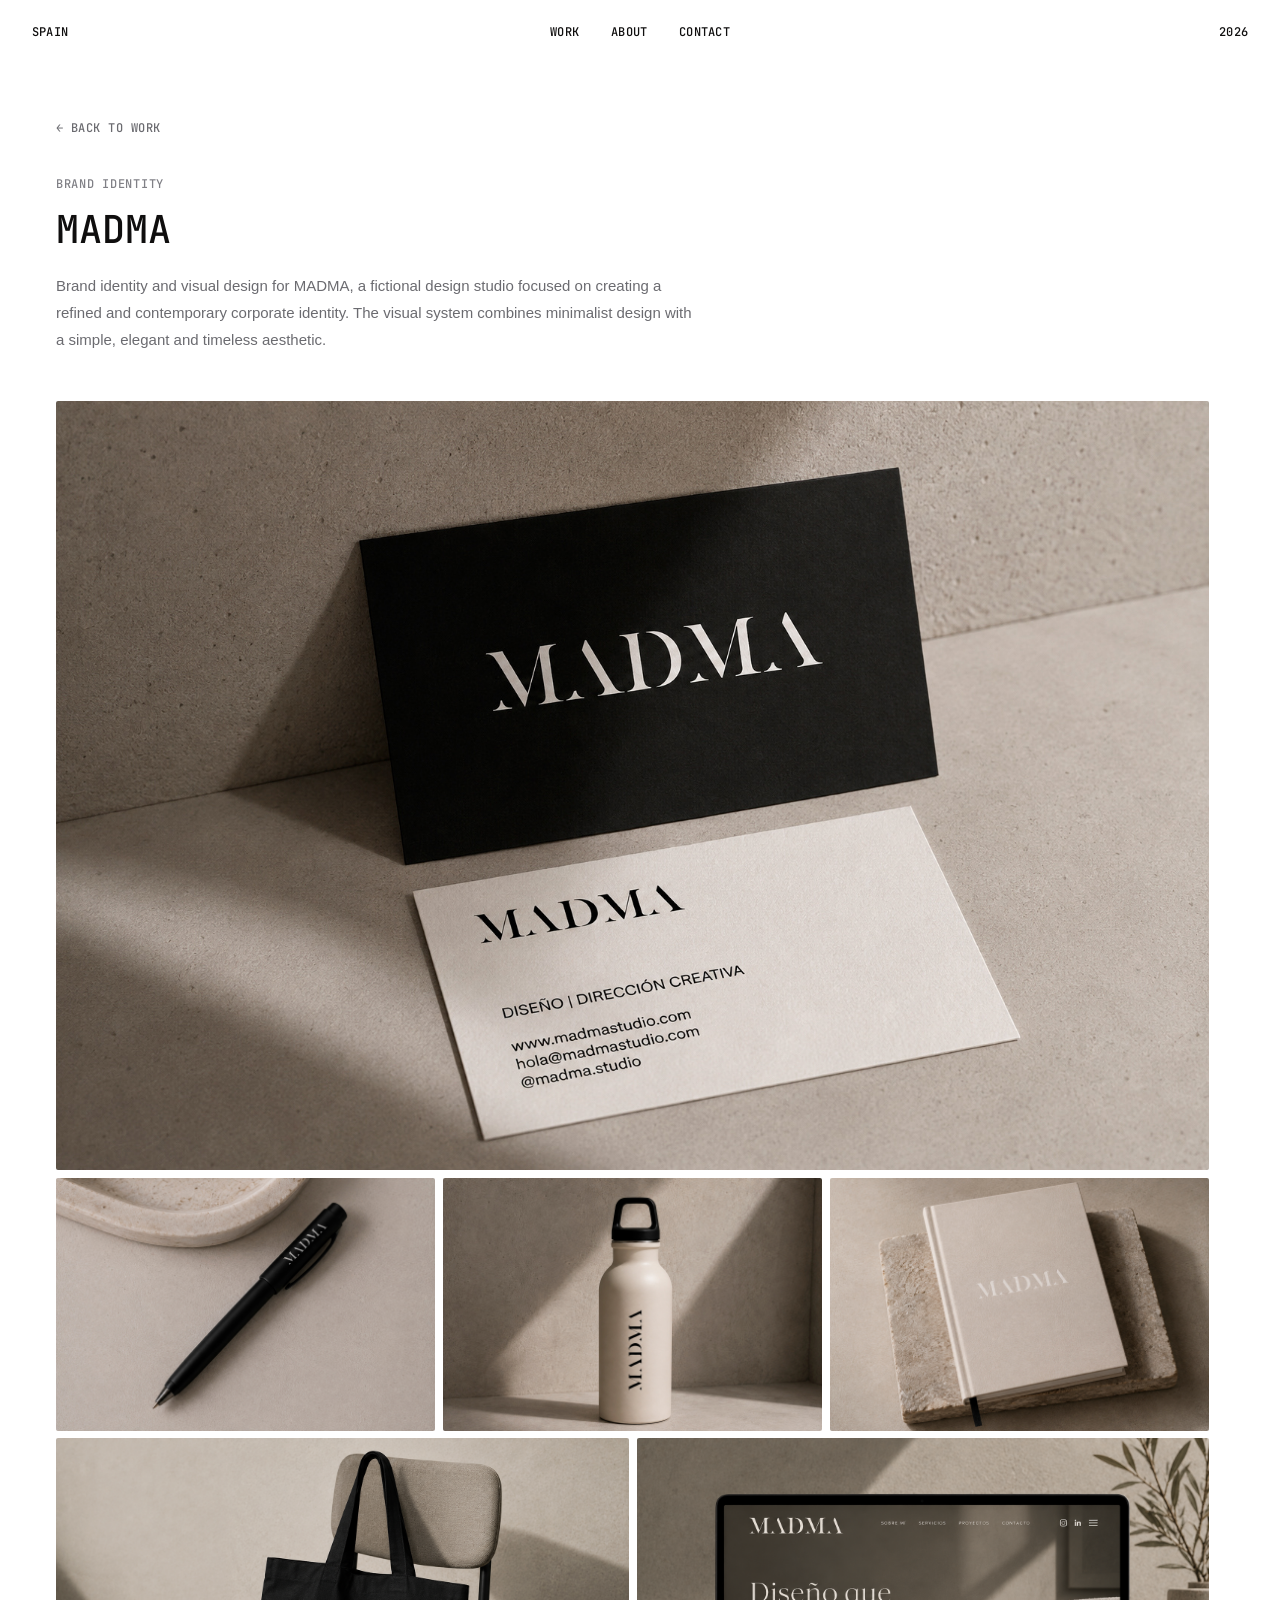
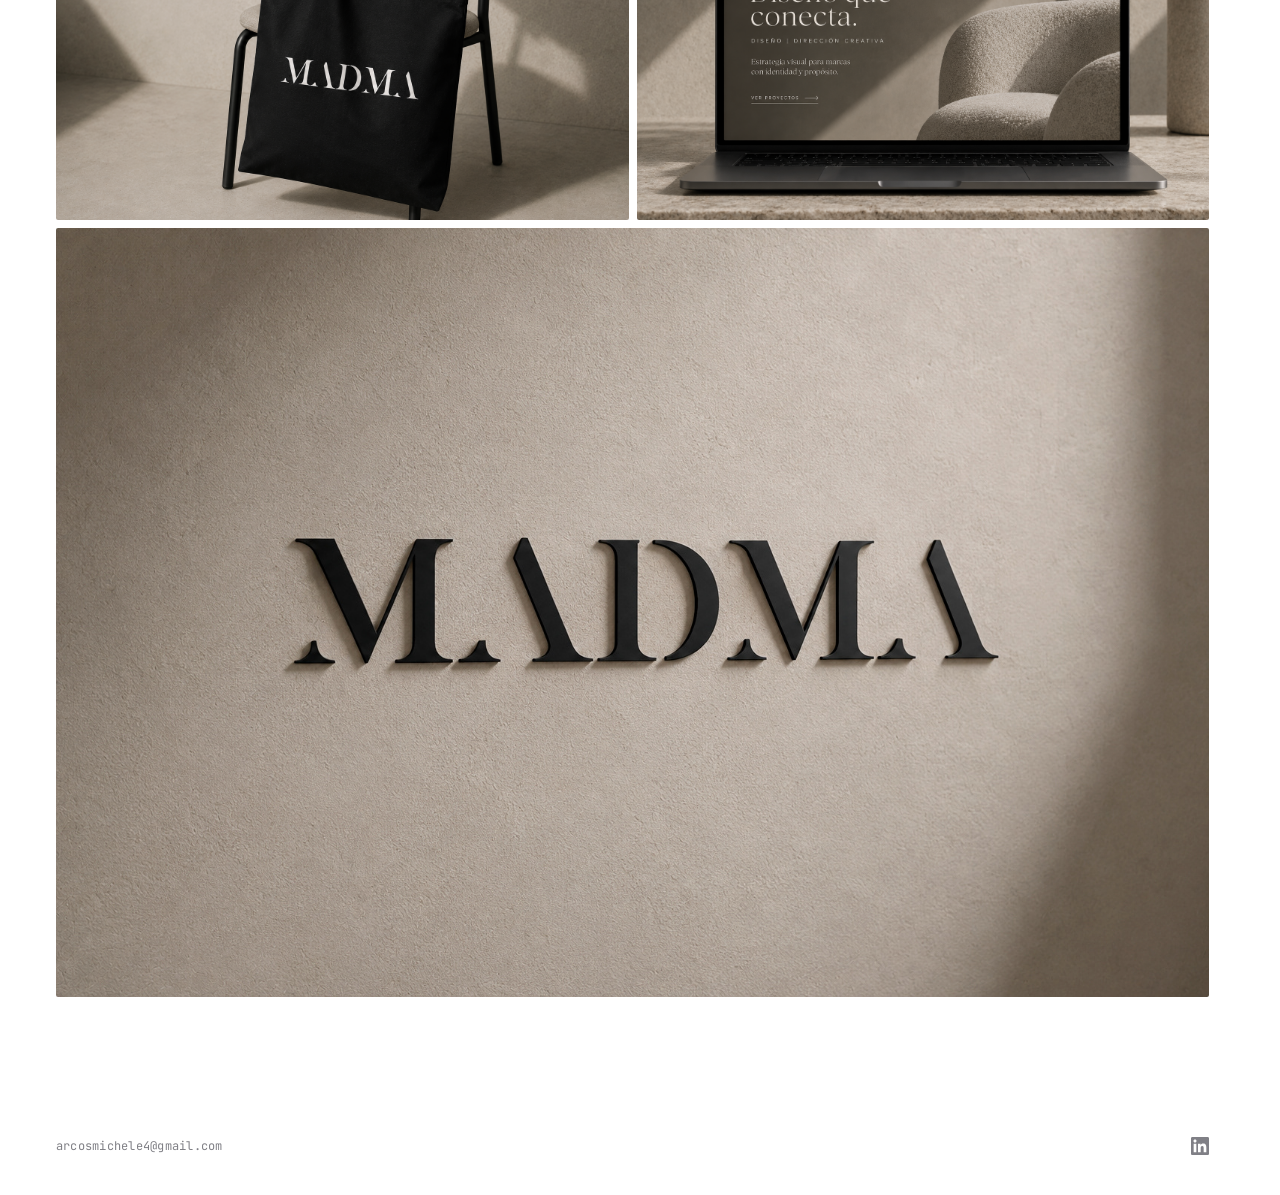
<file: madma.html>
<!DOCTYPE html>
<html lang="en">
<head>
<meta charset="UTF-8">
<meta name="viewport" content="width=device-width, initial-scale=1.0">
<title>MADMA - Michele Arcos</title>
<link rel="icon" type="image/png" sizes="32x32" href="images/favicon.png?v=4">
<link rel="icon" type="image/png" sizes="16x16" href="images/favicon-16.png?v=4">
<link rel="apple-touch-icon" href="images/apple-touch-icon.png?v=4">
<link rel="stylesheet" href="https://api.fontshare.com/v2/css?f[]=switzer@400,500,600,700&display=swap">
<link rel="stylesheet" href="css/style.css?v=85">
</head>
<body>

<header class="site-header">
  <span class="brand">Spain</span>
  <nav>
    <a href="index.html#work" class="active">Work</a>
    <a href="index.html#about">About</a>
    <a href="index.html#contact">Contact</a>
  </nav>
  <span class="year" id="headerYear"></span>
</header>

<div class="wrap">
  <a class="back-link" href="index.html#work">&larr; Back to work</a>

  <div class="project-header reveal">
    <span class="section-tag">Brand identity</span>
    <h1>MADMA</h1>
    <p>Brand identity and visual design for MADMA, a fictional design studio focused on creating a refined and contemporary corporate identity. The visual system combines minimalist design with a simple, elegant and timeless aesthetic.</p>
  </div>

  <div class="project-images">
    <div class="row reveal">
      <img src="images/madma/cover.jpg" alt="MADMA" width="1536" height="1024" style="--ar:1.5">
    </div>
    <div class="row reveal">
      <img src="images/madma/1.jpg" alt="MADMA" width="1536" height="1024" style="--ar:1.5">
      <img src="images/madma/2.jpg" alt="MADMA" width="1536" height="1024" style="--ar:1.5">
      <img src="images/madma/3.jpg" alt="MADMA" width="1536" height="1024" style="--ar:1.5">
    </div>
    <div class="row reveal">
      <img src="images/madma/4.png" alt="MADMA" width="1536" height="1024" style="--ar:1.5" loading="lazy" decoding="async">
      <img src="images/madma/5.png" alt="MADMA" width="1536" height="1024" style="--ar:1.5" loading="lazy" decoding="async">
    </div>
    <div class="row reveal">
      <img src="images/madma/6.jpg" alt="MADMA" width="1536" height="1024" style="--ar:1.5" loading="lazy" decoding="async">
    </div>
  </div>
</div>

<footer class="wrap">
    <a class="footer-mail" href="mailto:arcosmichele4@gmail.com">arcosmichele4@gmail.com</a>
    <a class="footer-social" href="https://www.linkedin.com/in/michelearcosdiez" target="_blank" rel="noopener noreferrer" aria-label="LinkedIn - Michele Arcos">
      <svg viewBox="0 0 24 24" fill="currentColor" aria-hidden="true"><path d="M20.447 20.452h-3.554v-5.569c0-1.328-.027-3.037-1.852-3.037-1.853 0-2.136 1.445-2.136 2.939v5.667H9.351V9h3.414v1.561h.046c.477-.9 1.637-1.85 3.37-1.85 3.601 0 4.267 2.37 4.267 5.455v6.286zM5.337 7.433c-1.144 0-2.063-.926-2.063-2.065 0-1.138.92-2.063 2.063-2.063 1.14 0 2.064.925 2.064 2.063 0 1.139-.925 2.065-2.064 2.065zm1.782 13.019H3.555V9h3.564v11.452zM22.225 0H1.771C.792 0 0 .774 0 1.729v20.542C0 23.227.792 24 1.771 24h20.451C23.2 24 24 23.227 24 22.271V1.729C24 .774 23.2 0 22.222 0h.003z"/></svg>
    </a>
</footer>

<script>
var year = new Date().getFullYear();
document.getElementById('headerYear').textContent = year;
</script>

<script src="js/reveal.js?v=1"></script>
</body>
</html>
</file>
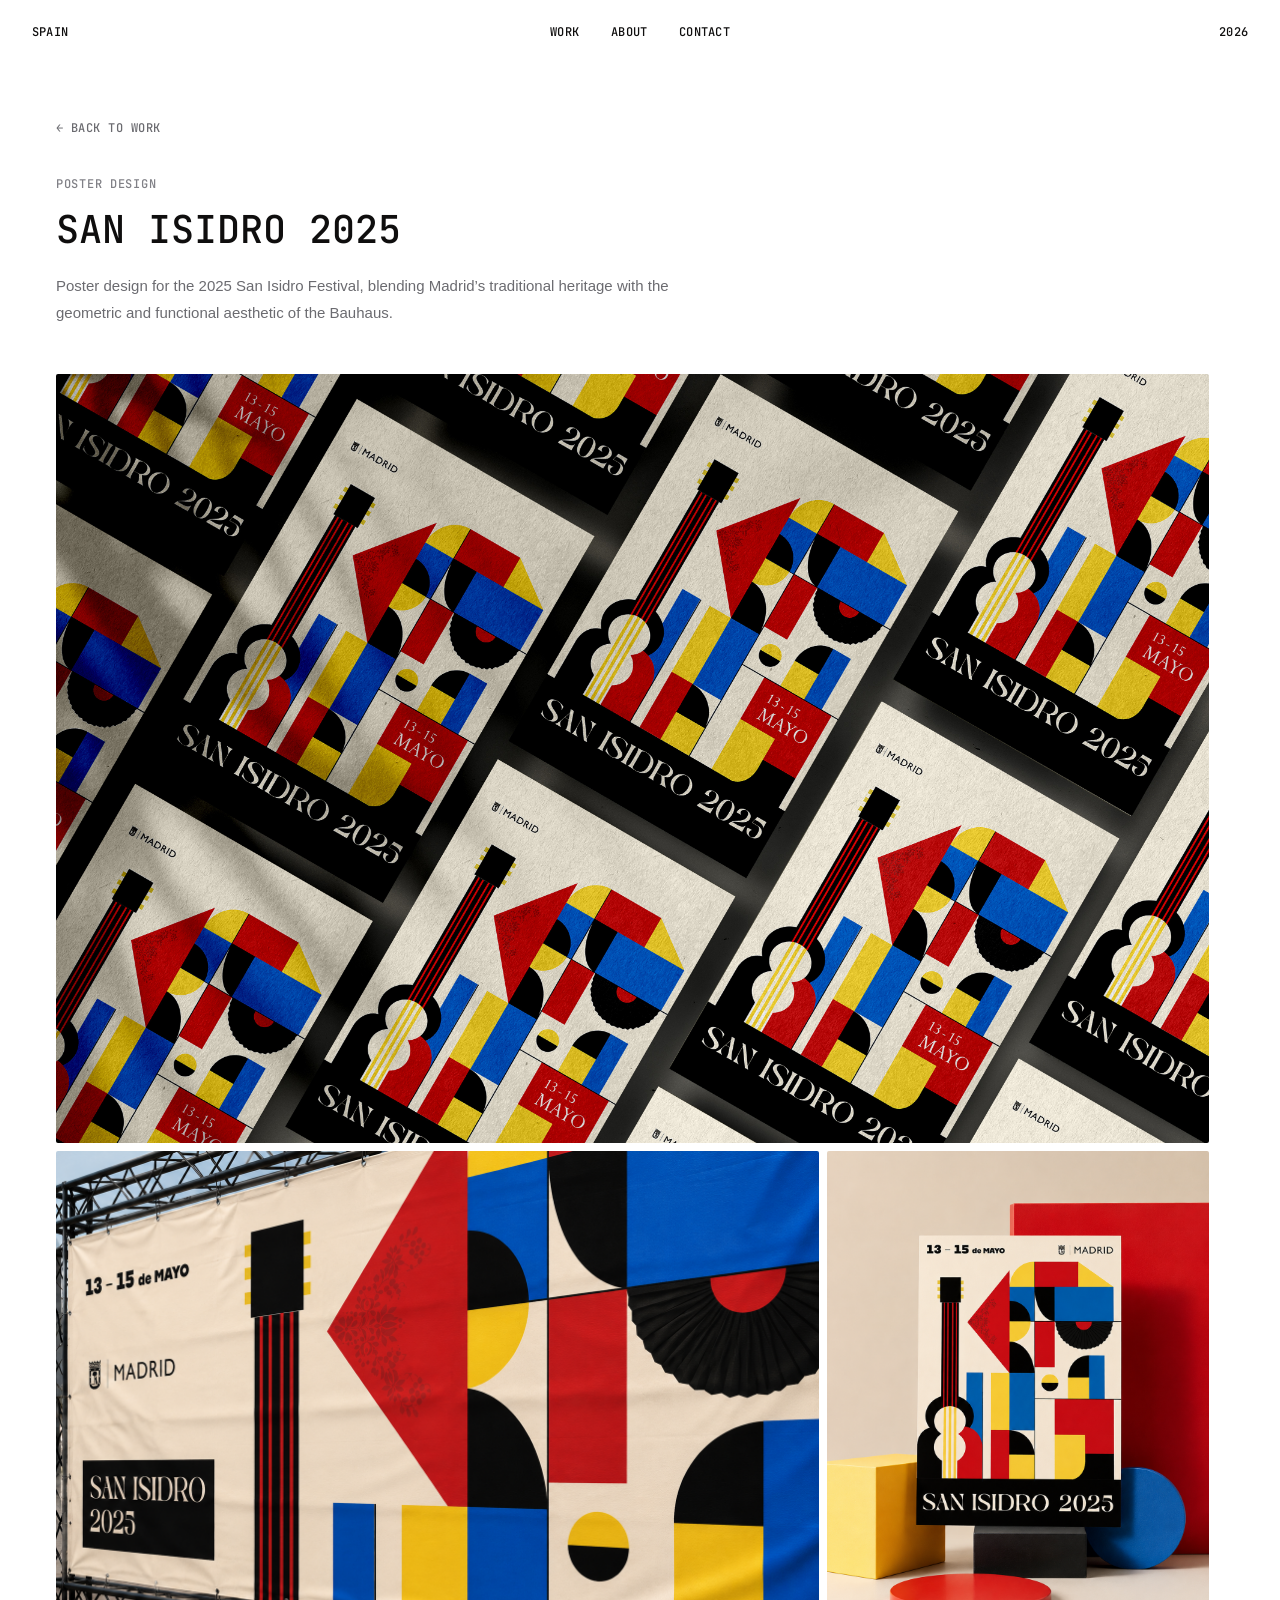
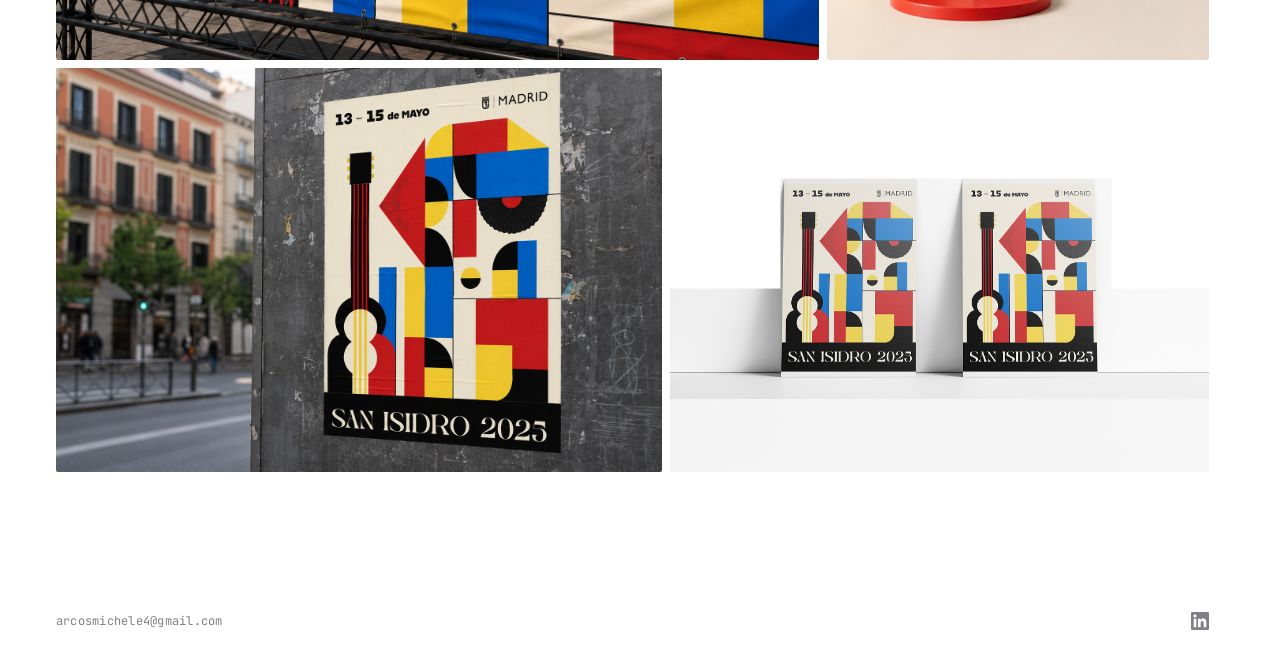
<file: san-isidro.html>
<!DOCTYPE html>
<html lang="en">
<head>
<meta charset="UTF-8">
<meta name="viewport" content="width=device-width, initial-scale=1.0">
<title>SAN ISIDRO 2025 - Michele Arcos</title>
<link rel="icon" type="image/png" sizes="32x32" href="images/favicon.png?v=4">
<link rel="icon" type="image/png" sizes="16x16" href="images/favicon-16.png?v=4">
<link rel="apple-touch-icon" href="images/apple-touch-icon.png?v=4">
<link rel="stylesheet" href="https://api.fontshare.com/v2/css?f[]=switzer@400,500,600,700&display=swap">
<link rel="stylesheet" href="css/style.css?v=85">
</head>
<body>

<header class="site-header">
  <span class="brand">Spain</span>
  <nav>
    <a href="index.html#work" class="active">Work</a>
    <a href="index.html#about">About</a>
    <a href="index.html#contact">Contact</a>
  </nav>
  <span class="year" id="headerYear"></span>
</header>

<div class="wrap">
  <a class="back-link" href="index.html#work">&larr; Back to work</a>

  <div class="project-header reveal">
    <span class="section-tag">Poster design</span>
    <h1>SAN ISIDRO 2025</h1>
    <p>Poster design for the 2025 San Isidro Festival, blending Madrid&rsquo;s traditional heritage with the geometric and functional aesthetic of the Bauhaus.</p>
  </div>

  <div class="project-images">
    <div class="row reveal">
      <img src="images/san-isidro/cover.jpg" alt="San Isidro 2025" width="3840" height="2561" style="--ar:1.4994">
    </div>
    <div class="row reveal">
      <img src="images/san-isidro/1.png" alt="San Isidro 2025" width="1536" height="1024" style="--ar:1.5">
      <img src="images/san-isidro/2.png" alt="San Isidro 2025" width="1086" height="1448" style="--ar:0.75">
    </div>
    <div class="row reveal">
      <img src="images/san-isidro/3.png" alt="San Isidro 2025" width="1536" height="1024" style="--ar:1.5" loading="lazy" decoding="async">
      <img src="images/san-isidro/4.jpg" alt="San Isidro 2025" width="1725" height="1294" style="--ar:1.3331" loading="lazy" decoding="async">
    </div>
  </div>
</div>

<footer class="wrap">
    <a class="footer-mail" href="mailto:arcosmichele4@gmail.com">arcosmichele4@gmail.com</a>
    <a class="footer-social" href="https://www.linkedin.com/in/michelearcosdiez" target="_blank" rel="noopener noreferrer" aria-label="LinkedIn - Michele Arcos">
      <svg viewBox="0 0 24 24" fill="currentColor" aria-hidden="true"><path d="M20.447 20.452h-3.554v-5.569c0-1.328-.027-3.037-1.852-3.037-1.853 0-2.136 1.445-2.136 2.939v5.667H9.351V9h3.414v1.561h.046c.477-.9 1.637-1.85 3.37-1.85 3.601 0 4.267 2.37 4.267 5.455v6.286zM5.337 7.433c-1.144 0-2.063-.926-2.063-2.065 0-1.138.92-2.063 2.063-2.063 1.14 0 2.064.925 2.064 2.063 0 1.139-.925 2.065-2.064 2.065zm1.782 13.019H3.555V9h3.564v11.452zM22.225 0H1.771C.792 0 0 .774 0 1.729v20.542C0 23.227.792 24 1.771 24h20.451C23.2 24 24 23.227 24 22.271V1.729C24 .774 23.2 0 22.222 0h.003z"/></svg>
    </a>
</footer>

<script>
var year = new Date().getFullYear();
document.getElementById('headerYear').textContent = year;
</script>

<script src="js/reveal.js?v=1"></script>
</body>
</html>
</file>
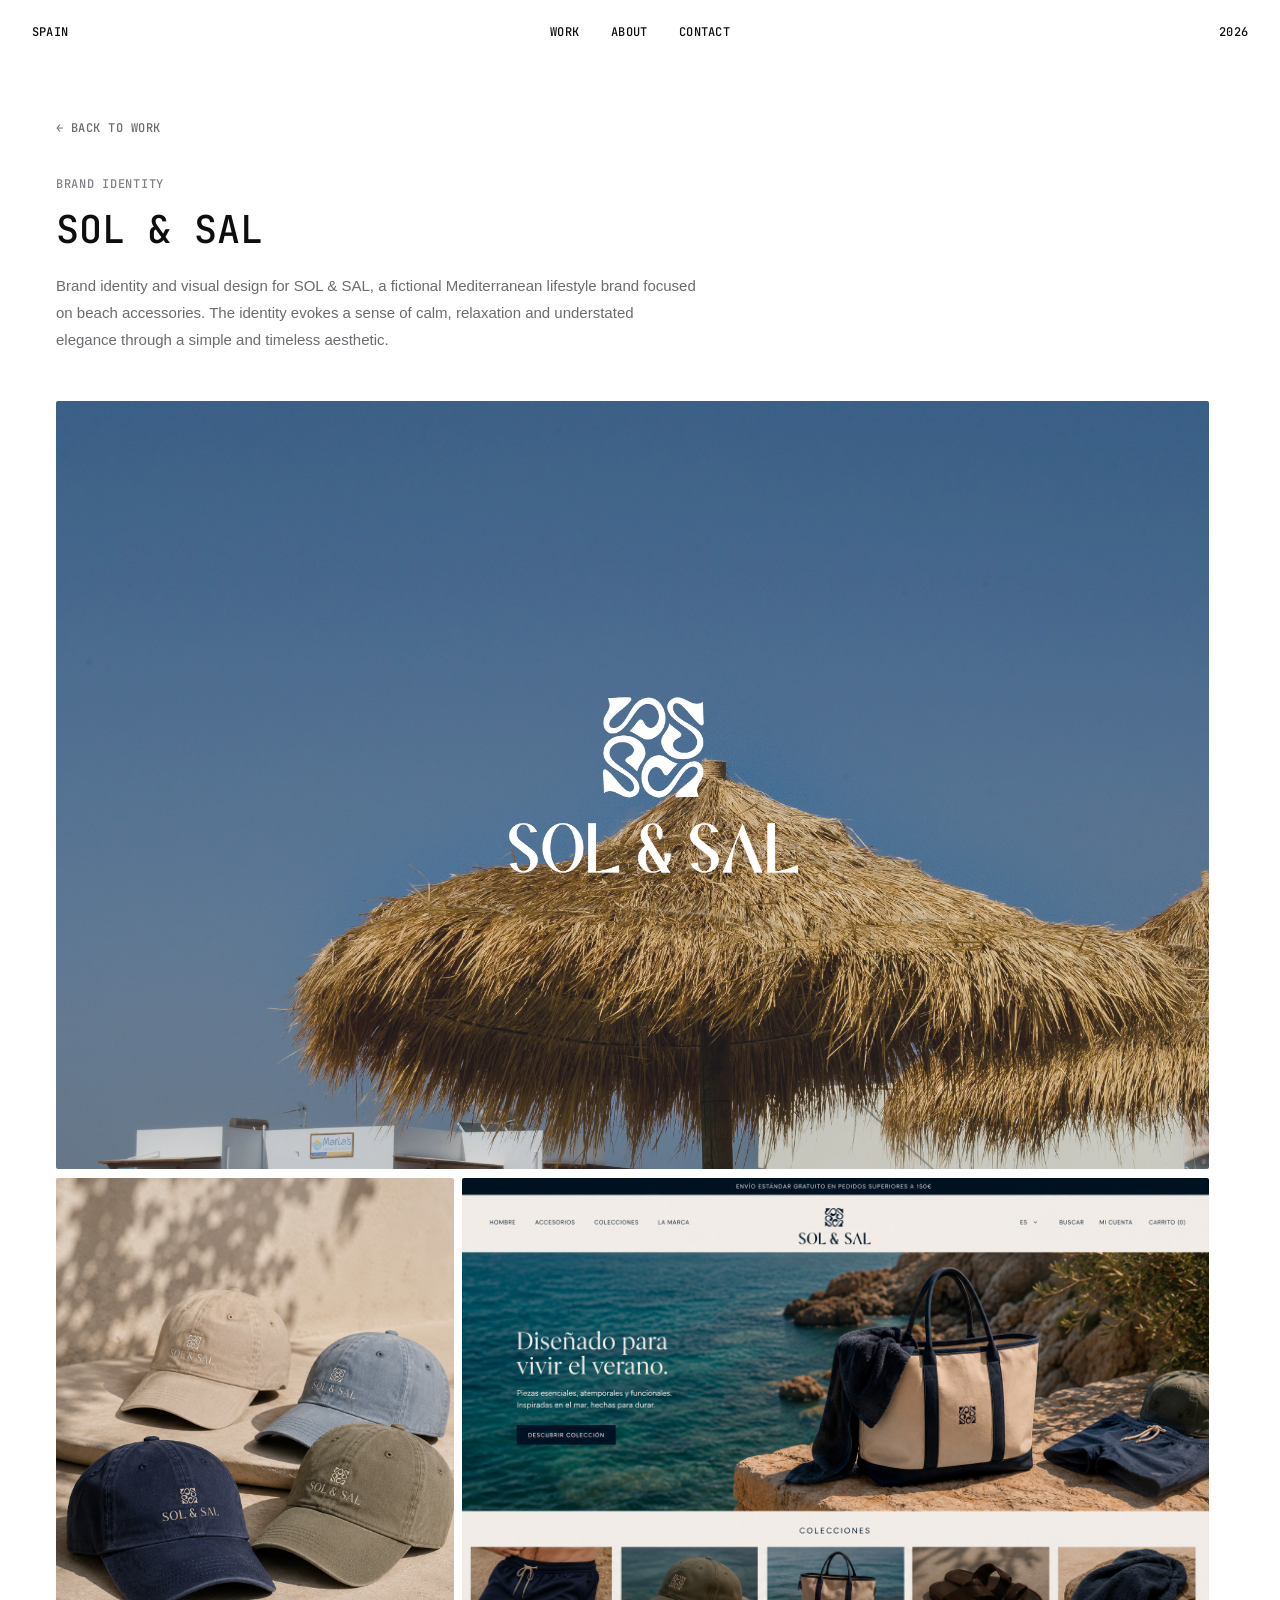
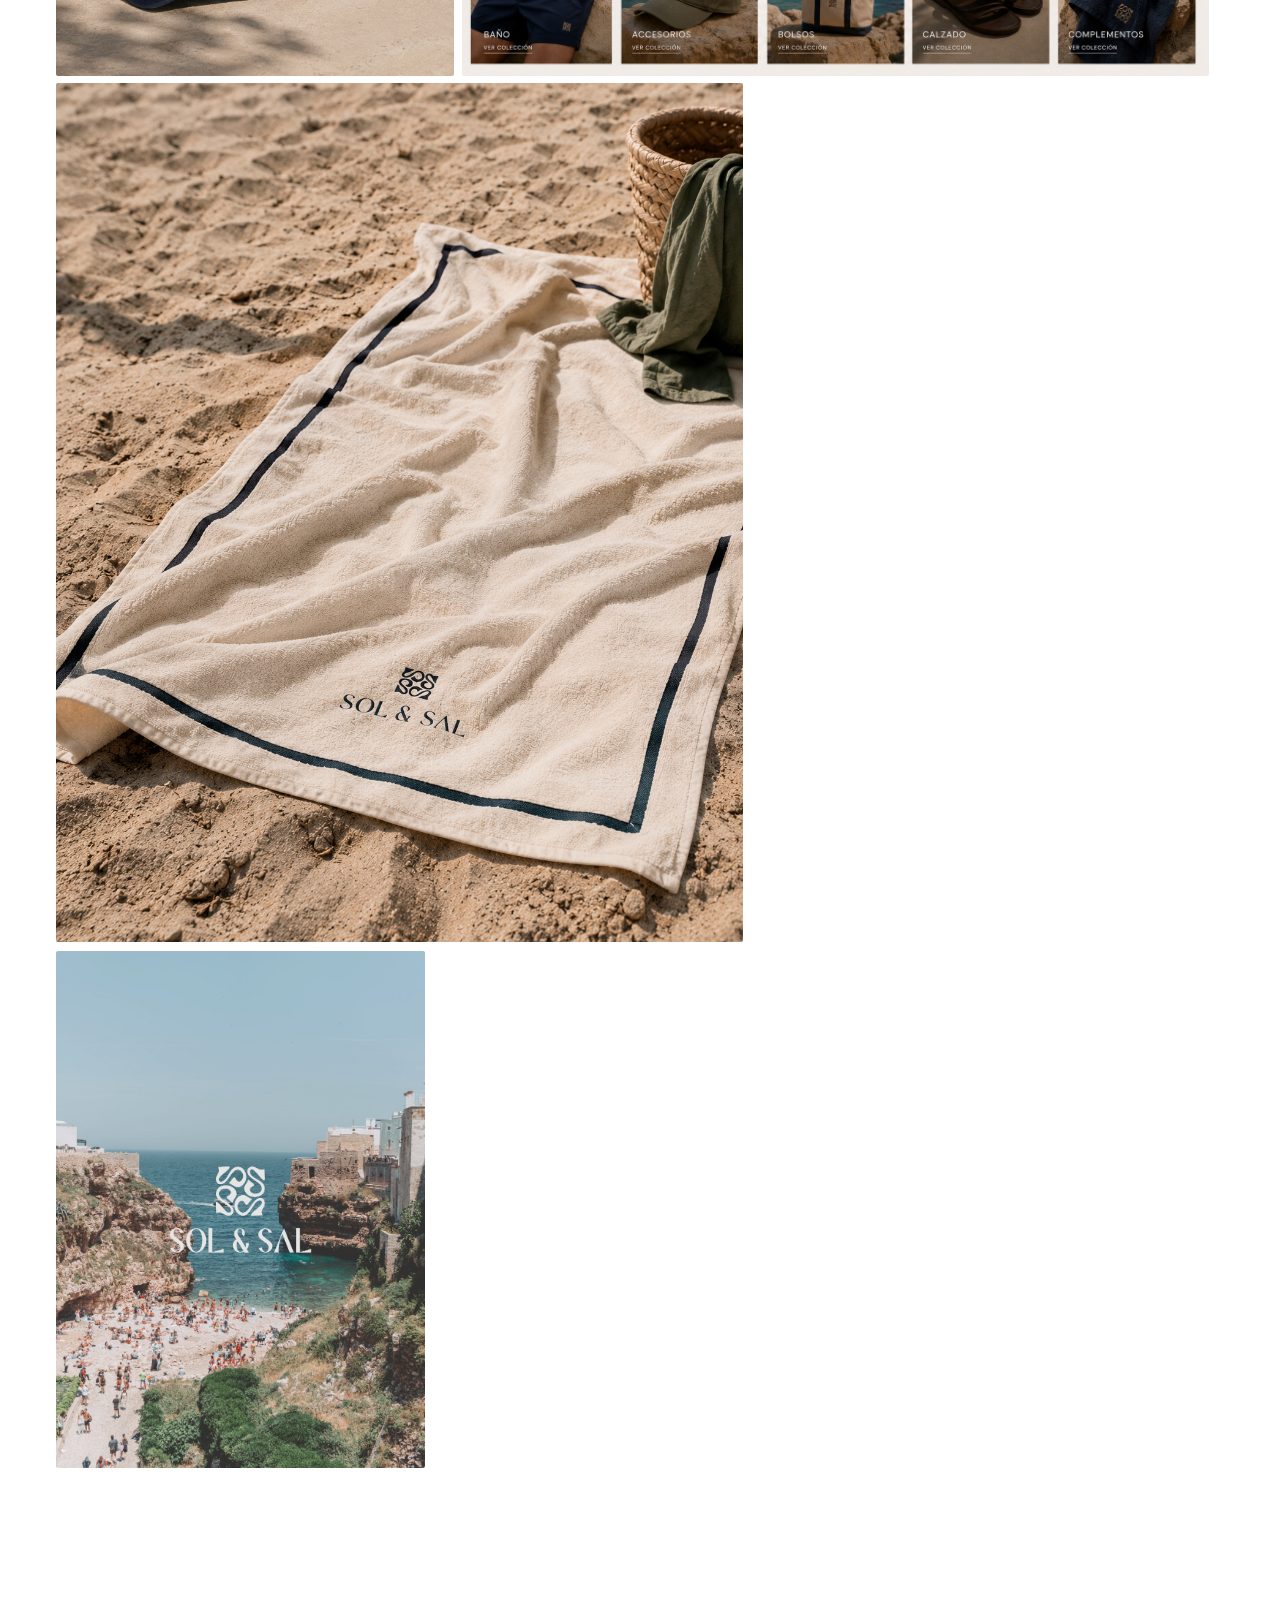
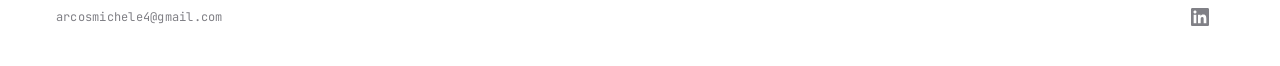
<file: sol-sal.html>
<!DOCTYPE html>
<html lang="en">
<head>
<meta charset="UTF-8">
<meta name="viewport" content="width=device-width, initial-scale=1.0">
<title>SOL &amp; SAL - Michele Arcos</title>
<link rel="icon" type="image/png" sizes="32x32" href="images/favicon.png?v=4">
<link rel="icon" type="image/png" sizes="16x16" href="images/favicon-16.png?v=4">
<link rel="apple-touch-icon" href="images/apple-touch-icon.png?v=4">
<link rel="stylesheet" href="https://api.fontshare.com/v2/css?f[]=switzer@400,500,600,700&display=swap">
<link rel="stylesheet" href="css/style.css?v=85">
</head>
<body>

<header class="site-header">
  <span class="brand">Spain</span>
  <nav>
    <a href="index.html#work" class="active">Work</a>
    <a href="index.html#about">About</a>
    <a href="index.html#contact">Contact</a>
  </nav>
  <span class="year" id="headerYear"></span>
</header>

<div class="wrap">
  <a class="back-link" href="index.html#work">&larr; Back to work</a>

  <div class="project-header reveal">
    <span class="section-tag">Brand identity</span>
    <h1>SOL &amp; SAL</h1>
    <p>Brand identity and visual design for SOL &amp; SAL, a fictional Mediterranean lifestyle brand focused on beach accessories. The identity evokes a sense of calm, relaxation and understated elegance through a simple and timeless aesthetic.</p>
  </div>

  <div class="project-images">
    <div class="row reveal">
      <img src="images/sol-sal/cover.jpg" alt="SOL &amp; SAL" width="3840" height="2559" style="--ar:1.5006">
    </div>
    <div class="row reveal">
      <img src="images/sol-sal/1.png" alt="SOL &amp; SAL" width="1122" height="1402" style="--ar:0.8003">
      <img src="images/sol-sal/2.jpg" alt="SOL &amp; SAL" width="1536" height="1024" style="--ar:1.5">
    </div>
    <div class="row collage reveal">
      <img src="images/sol-sal/3.jpg" alt="SOL &amp; SAL" width="1122" height="1402" style="--ar:0.8003" loading="lazy" decoding="async">
      <div class="mini-grid" style="--ar:0.5333">
        <img src="images/sol-sal/4.png" alt="SOL &amp; SAL" width="1123" height="1400" style="--ar:0.8021" loading="lazy" decoding="async">
        <img src="images/sol-sal/5.jpg" alt="SOL &amp; SAL" width="1852" height="2304" style="--ar:0.8038" loading="lazy" decoding="async">
        <img src="images/sol-sal/6.png" alt="SOL &amp; SAL" width="1122" height="1402" style="--ar:0.8003" loading="lazy" decoding="async">
        <img src="images/sol-sal/7.png" alt="SOL &amp; SAL" width="1122" height="1402" style="--ar:0.8003" loading="lazy" decoding="async">
        <img src="images/sol-sal/8.png" alt="SOL &amp; SAL" width="1122" height="1402" style="--ar:0.8003" loading="lazy" decoding="async">
        <img src="images/sol-sal/9.jpg" alt="SOL &amp; SAL" width="1122" height="1402" style="--ar:0.8003" loading="lazy" decoding="async">
      </div>
    </div>
    <div class="row reveal">
      <img src="images/sol-sal/10.jpg" alt="SOL &amp; SAL" width="1920" height="2687" style="--ar:0.7146" loading="lazy" decoding="async">
      <img src="images/sol-sal/11.jpg" alt="SOL &amp; SAL" width="3840" height="2559" style="--ar:1.5006" loading="lazy" decoding="async">
    </div>
  </div>
</div>

<footer class="wrap">
    <a class="footer-mail" href="mailto:arcosmichele4@gmail.com">arcosmichele4@gmail.com</a>
    <a class="footer-social" href="https://www.linkedin.com/in/michelearcosdiez" target="_blank" rel="noopener noreferrer" aria-label="LinkedIn - Michele Arcos">
      <svg viewBox="0 0 24 24" fill="currentColor" aria-hidden="true"><path d="M20.447 20.452h-3.554v-5.569c0-1.328-.027-3.037-1.852-3.037-1.853 0-2.136 1.445-2.136 2.939v5.667H9.351V9h3.414v1.561h.046c.477-.9 1.637-1.85 3.37-1.85 3.601 0 4.267 2.37 4.267 5.455v6.286zM5.337 7.433c-1.144 0-2.063-.926-2.063-2.065 0-1.138.92-2.063 2.063-2.063 1.14 0 2.064.925 2.064 2.063 0 1.139-.925 2.065-2.064 2.065zm1.782 13.019H3.555V9h3.564v11.452zM22.225 0H1.771C.792 0 0 .774 0 1.729v20.542C0 23.227.792 24 1.771 24h20.451C23.2 24 24 23.227 24 22.271V1.729C24 .774 23.2 0 22.222 0h.003z"/></svg>
    </a>
</footer>

<script>
var year = new Date().getFullYear();
document.getElementById('headerYear').textContent = year;
</script>

<script src="js/reveal.js?v=1"></script>
</body>
</html>
</file>
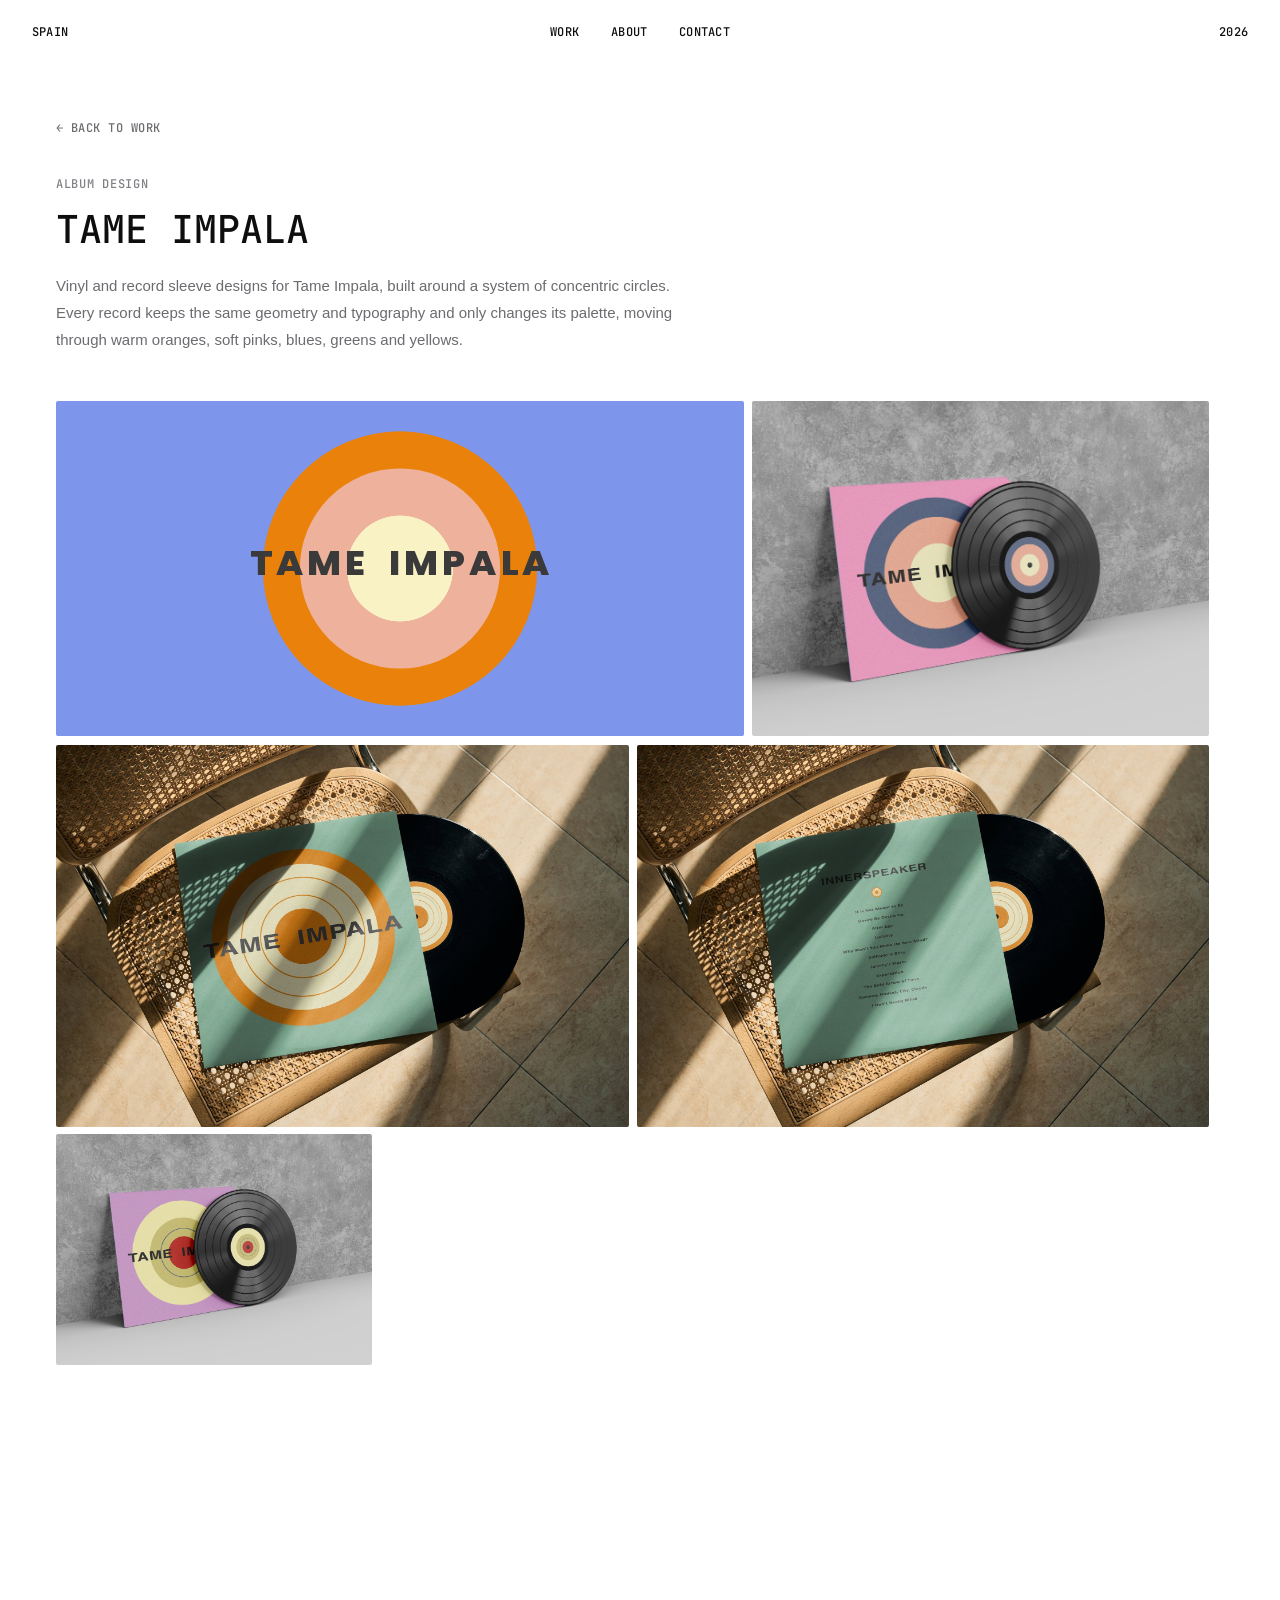
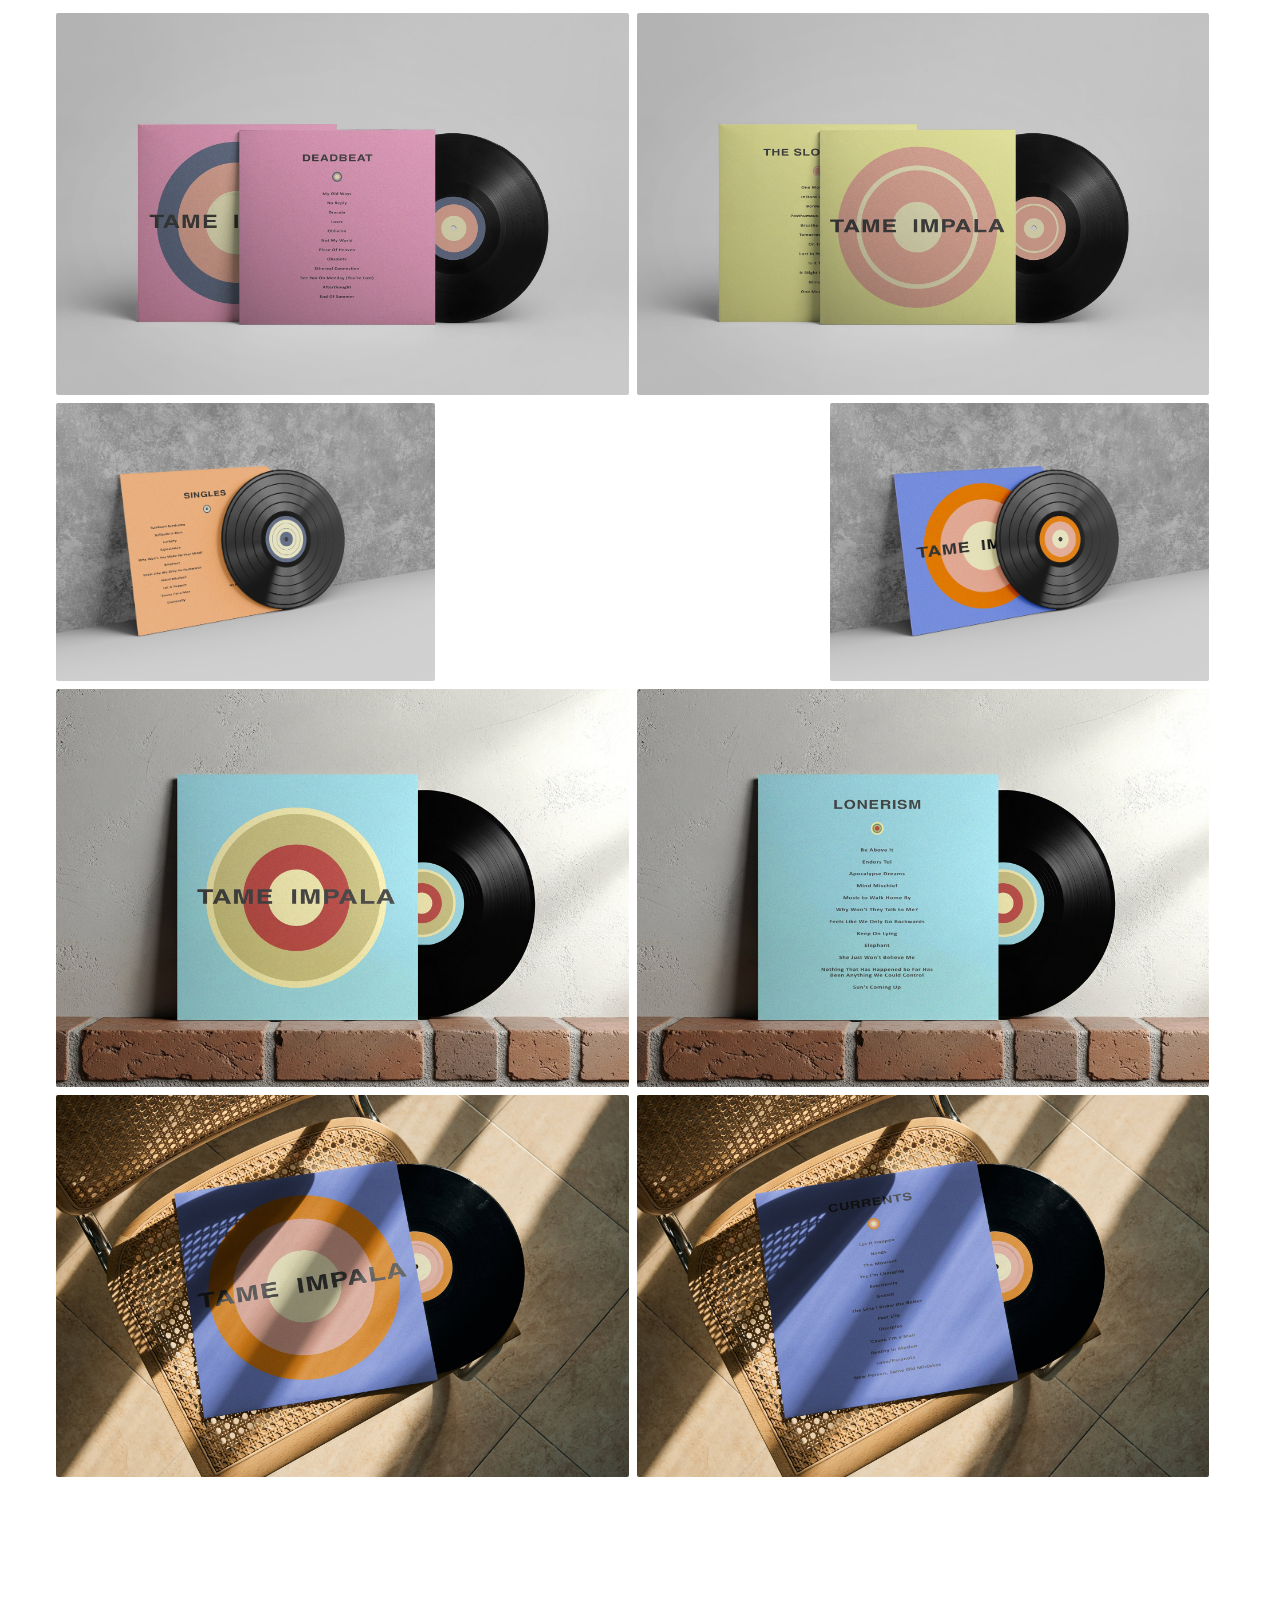
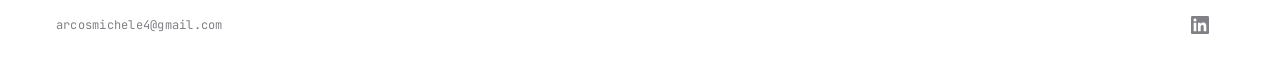
<file: tame-impala.html>
<!DOCTYPE html>
<html lang="en">
<head>
<meta charset="UTF-8">
<meta name="viewport" content="width=device-width, initial-scale=1.0">
<title>TAME IMPALA - Michele Arcos</title>
<link rel="icon" type="image/png" sizes="32x32" href="images/favicon.png?v=4">
<link rel="icon" type="image/png" sizes="16x16" href="images/favicon-16.png?v=4">
<link rel="apple-touch-icon" href="images/apple-touch-icon.png?v=4">
<link rel="stylesheet" href="https://api.fontshare.com/v2/css?f[]=switzer@400,500,600,700&display=swap">
<link rel="stylesheet" href="css/style.css?v=85">
</head>
<body>

<header class="site-header">
  <span class="brand">Spain</span>
  <nav>
    <a href="index.html#work" class="active">Work</a>
    <a href="index.html#about">About</a>
    <a href="index.html#contact">Contact</a>
  </nav>
  <span class="year" id="headerYear"></span>
</header>

<div class="wrap">
  <a class="back-link" href="index.html#work">&larr; Back to work</a>

  <div class="project-header reveal">
    <span class="section-tag">Album design</span>
    <h1>TAME IMPALA</h1>
    <p>Vinyl and record sleeve designs for Tame Impala, built around a system of concentric circles. Every record keeps the same geometry and typography and only changes its palette, moving through warm oranges, soft pinks, blues, greens and yellows.</p>
  </div>

  <div class="project-images">
    <div class="row reveal">
      <div class="loop" style="--ar:2.05">
        <canvas data-tame-loop role="img" aria-label="The Tame Impala designs changing color and circles"></canvas>
      </div>
      <img src="images/tame-impala/2.jpg" alt="Tame Impala" width="2000" height="1467" style="--ar:1.3633">
    </div>
    <div class="row reveal">
      <img src="images/tame-impala/9.jpg" alt="Tame Impala" width="2000" height="1333" style="--ar:1.5004" loading="lazy" decoding="async">
      <img src="images/tame-impala/92.jpg" alt="Tame Impala" width="2000" height="1333" style="--ar:1.5004" loading="lazy" decoding="async">
    </div>
    <div class="row collage reveal">
      <div class="stack" style="--ar:0.6817">
        <img src="images/tame-impala/1.jpg" alt="Tame Impala" width="2000" height="1467" style="--ar:1.3633" loading="lazy" decoding="async">
        <img src="images/tame-impala/94.jpg" alt="Tame Impala" width="2000" height="1467" style="--ar:1.3633" loading="lazy" decoding="async">
      </div>
      <img src="images/tame-impala/todas.jpg" alt="Tame Impala" width="2000" height="1116" style="--ar:1.7921" loading="lazy" decoding="async">
    </div>
    <div class="row reveal">
      <img src="images/tame-impala/97.jpg" alt="Tame Impala" width="2000" height="1333" style="--ar:1.5004" loading="lazy" decoding="async">
      <img src="images/tame-impala/96.jpg" alt="Tame Impala" width="2000" height="1333" style="--ar:1.5004" loading="lazy" decoding="async">
    </div>
    <div class="row reveal">
      <img src="images/tame-impala/100.jpg" alt="Tame Impala" width="2000" height="1467" style="--ar:1.3633" loading="lazy" decoding="async">
      <img src="images/tame-impala/6.jpg" alt="Tame Impala" width="2000" height="1467" style="--ar:1.3633" loading="lazy" decoding="async">
      <img src="images/tame-impala/7.jpg" alt="Tame Impala" width="2000" height="1467" style="--ar:1.3633" loading="lazy" decoding="async">
    </div>
    <div class="row reveal">
      <img src="images/tame-impala/8.jpg" alt="Tame Impala" width="2000" height="1390" style="--ar:1.4388" loading="lazy" decoding="async">
      <img src="images/tame-impala/98.jpg" alt="Tame Impala" width="2000" height="1390" style="--ar:1.4388" loading="lazy" decoding="async">
    </div>
    <div class="row reveal">
      <img src="images/tame-impala/93.jpg" alt="Tame Impala" width="2000" height="1333" style="--ar:1.5004" loading="lazy" decoding="async">
      <img src="images/tame-impala/99.jpg" alt="Tame Impala" width="2000" height="1333" style="--ar:1.5004" loading="lazy" decoding="async">
    </div>
  </div>
</div>

<footer class="wrap">
    <a class="footer-mail" href="mailto:arcosmichele4@gmail.com">arcosmichele4@gmail.com</a>
    <a class="footer-social" href="https://www.linkedin.com/in/michelearcosdiez" target="_blank" rel="noopener noreferrer" aria-label="LinkedIn - Michele Arcos">
      <svg viewBox="0 0 24 24" fill="currentColor" aria-hidden="true"><path d="M20.447 20.452h-3.554v-5.569c0-1.328-.027-3.037-1.852-3.037-1.853 0-2.136 1.445-2.136 2.939v5.667H9.351V9h3.414v1.561h.046c.477-.9 1.637-1.85 3.37-1.85 3.601 0 4.267 2.37 4.267 5.455v6.286zM5.337 7.433c-1.144 0-2.063-.926-2.063-2.065 0-1.138.92-2.063 2.063-2.063 1.14 0 2.064.925 2.064 2.063 0 1.139-.925 2.065-2.064 2.065zm1.782 13.019H3.555V9h3.564v11.452zM22.225 0H1.771C.792 0 0 .774 0 1.729v20.542C0 23.227.792 24 1.771 24h20.451C23.2 24 24 23.227 24 22.271V1.729C24 .774 23.2 0 22.222 0h.003z"/></svg>
    </a>
</footer>

<script>
var year = new Date().getFullYear();
document.getElementById('headerYear').textContent = year;
</script>
<script src="js/tame-loop.js?v=4"></script>

<script src="js/reveal.js?v=1"></script>
</body>
</html>
</file>
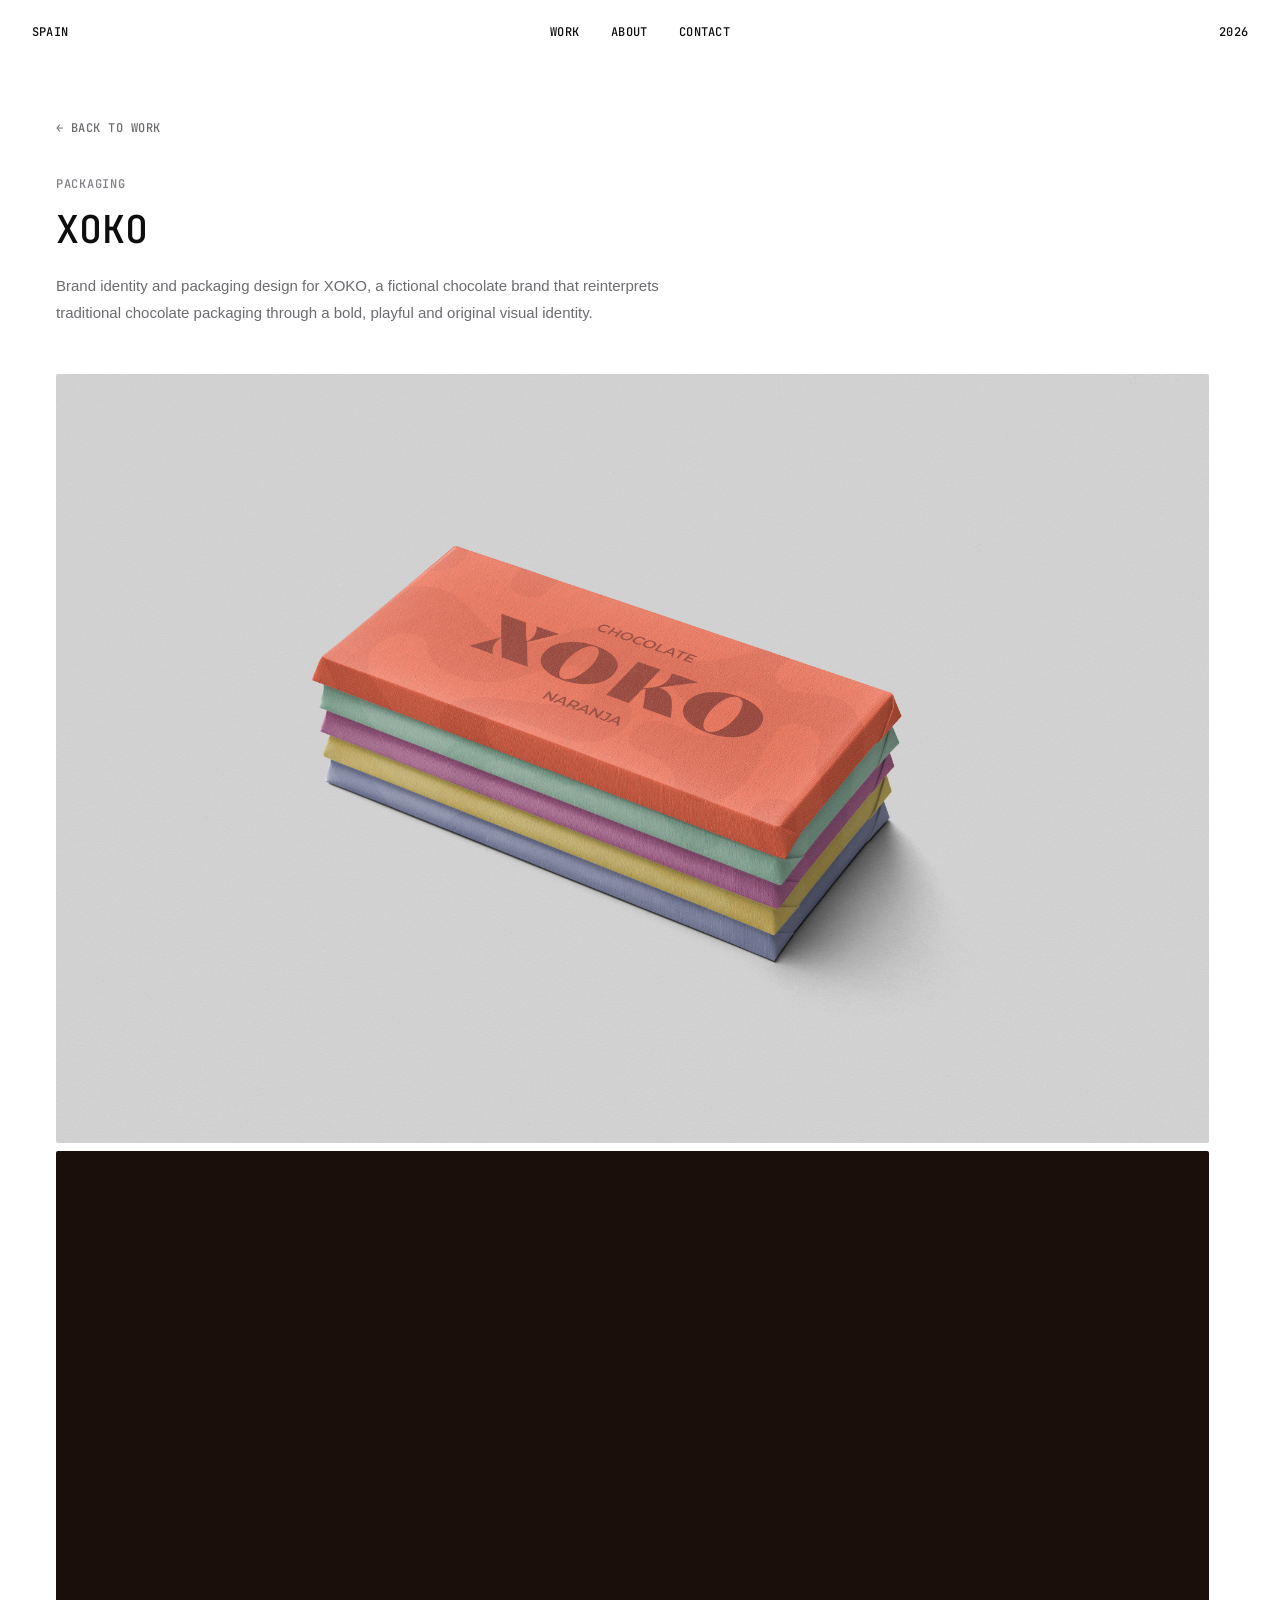
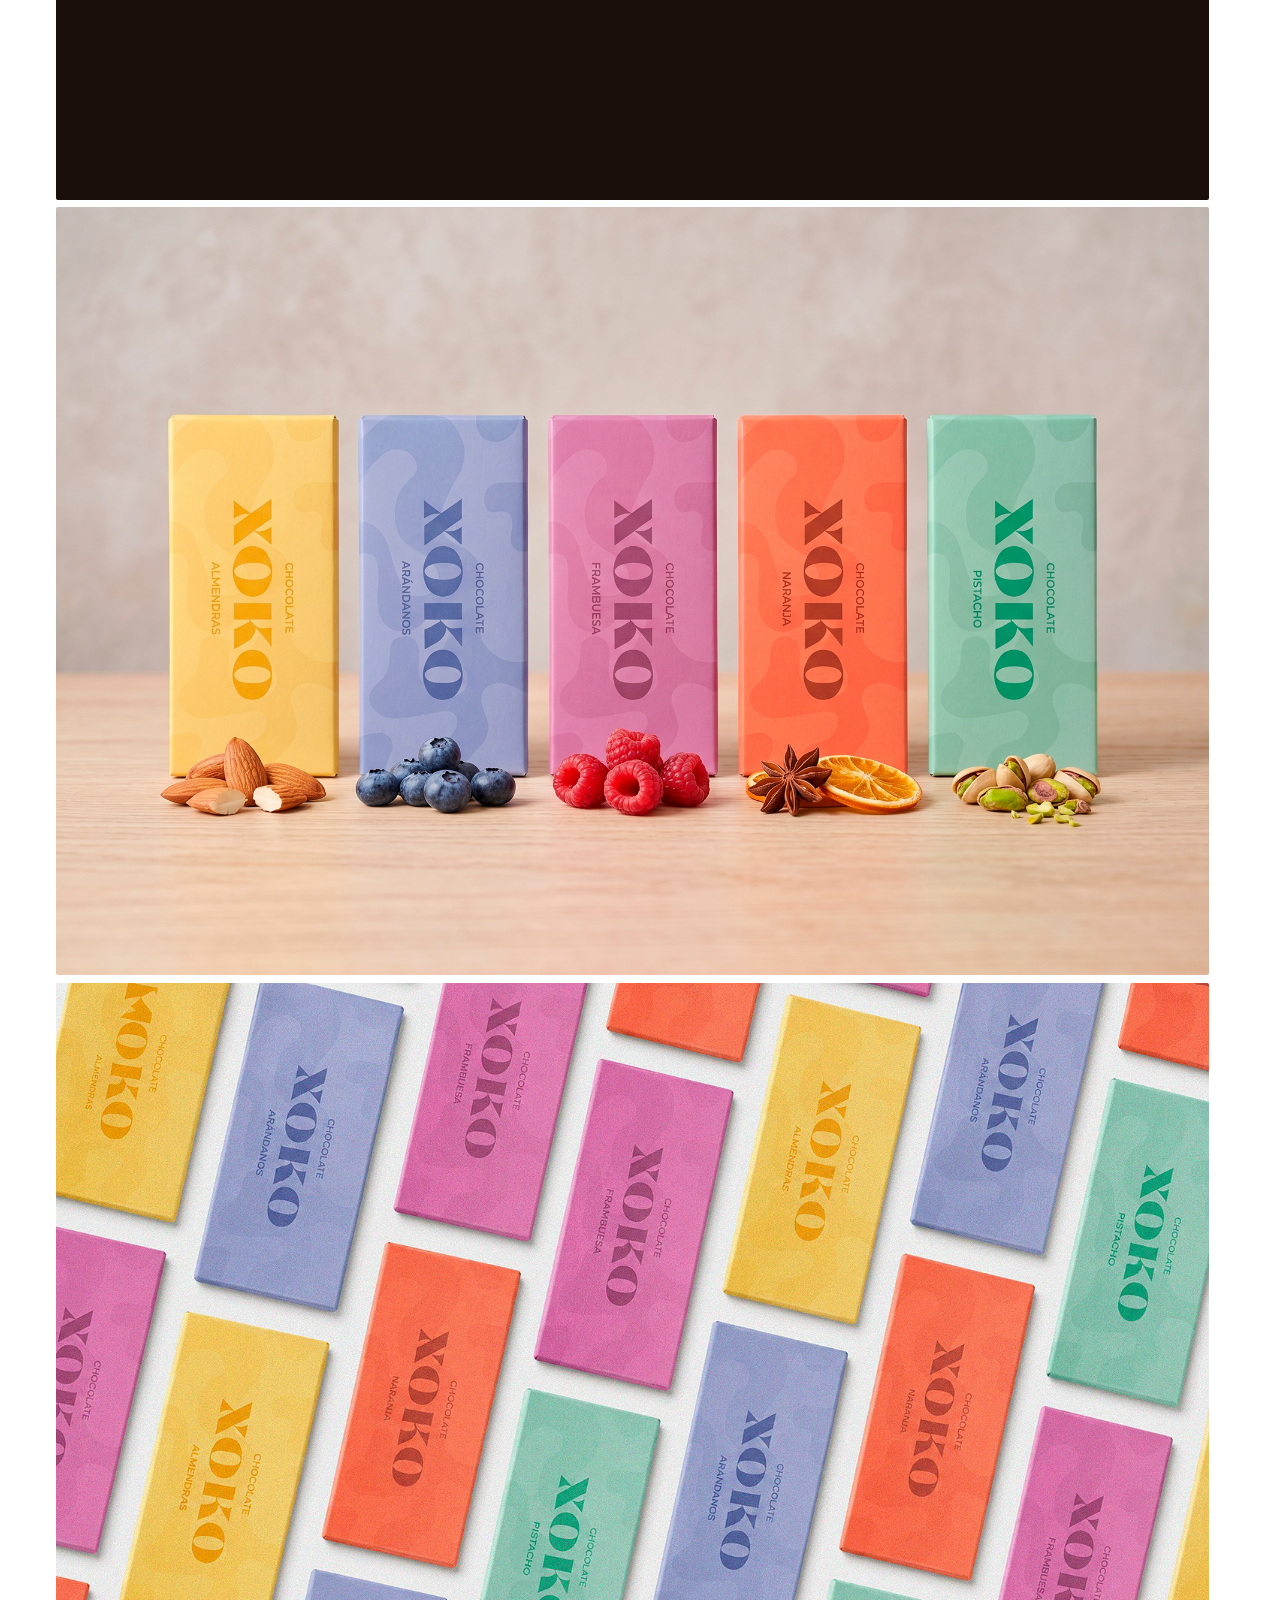
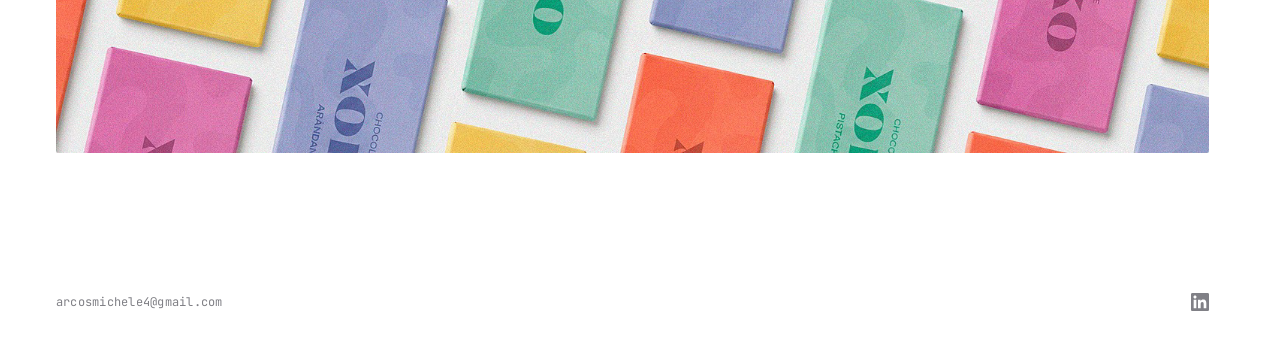
<file: xoko.html>
<!DOCTYPE html>
<html lang="en">
<head>
<meta charset="UTF-8">
<meta name="viewport" content="width=device-width, initial-scale=1.0">
<title>XOKO - Michele Arcos</title>
<link rel="icon" type="image/png" sizes="32x32" href="images/favicon.png?v=4">
<link rel="icon" type="image/png" sizes="16x16" href="images/favicon-16.png?v=4">
<link rel="apple-touch-icon" href="images/apple-touch-icon.png?v=4">
<link rel="stylesheet" href="https://api.fontshare.com/v2/css?f[]=switzer@400,500,600,700&display=swap">
<link rel="stylesheet" href="css/style.css?v=85">
</head>
<body>

<header class="site-header">
  <span class="brand">Spain</span>
  <nav>
    <a href="index.html#work" class="active">Work</a>
    <a href="index.html#about">About</a>
    <a href="index.html#contact">Contact</a>
  </nav>
  <span class="year" id="headerYear"></span>
</header>

<div class="wrap">
  <a class="back-link" href="index.html#work">&larr; Back to work</a>

  <div class="project-header reveal">
    <span class="section-tag">Packaging</span>
    <h1>XOKO</h1>
    <p>Brand identity and packaging design for XOKO, a fictional chocolate brand that reinterprets traditional chocolate packaging through a bold, playful and original visual identity.</p>
  </div>

  <div class="project-images">
    <div class="row reveal">
      <img src="images/xoko/cover.jpg" alt="XOKO" width="3840" height="2560" style="--ar:1.5">
    </div>
    <div class="row reveal">
      <div class="film" data-film style="--ar:1.7778">
        <video muted playsinline preload="auto" aria-label="Chocolate being poured, then the XOKO logo">
          <source src="images/xoko/chocolate.mp4" type="video/mp4">
        </video>
        <div class="film-end" aria-hidden="true"><img src="images/xoko/logo.png" alt="" width="2000" height="1125"></div>
      </div>
    </div>
    <div class="row reveal">
      <img src="images/xoko/1.jpg" alt="XOKO" width="1920" height="1279" style="--ar:1.5012">
    </div>
    <div class="row reveal">
      <img src="images/xoko/2.jpg" alt="XOKO" width="1535" height="1025" style="--ar:1.4976" loading="lazy" decoding="async">
    </div>
  </div>
</div>

<footer class="wrap">
    <a class="footer-mail" href="mailto:arcosmichele4@gmail.com">arcosmichele4@gmail.com</a>
    <a class="footer-social" href="https://www.linkedin.com/in/michelearcosdiez" target="_blank" rel="noopener noreferrer" aria-label="LinkedIn - Michele Arcos">
      <svg viewBox="0 0 24 24" fill="currentColor" aria-hidden="true"><path d="M20.447 20.452h-3.554v-5.569c0-1.328-.027-3.037-1.852-3.037-1.853 0-2.136 1.445-2.136 2.939v5.667H9.351V9h3.414v1.561h.046c.477-.9 1.637-1.85 3.37-1.85 3.601 0 4.267 2.37 4.267 5.455v6.286zM5.337 7.433c-1.144 0-2.063-.926-2.063-2.065 0-1.138.92-2.063 2.063-2.063 1.14 0 2.064.925 2.064 2.063 0 1.139-.925 2.065-2.064 2.065zm1.782 13.019H3.555V9h3.564v11.452zM22.225 0H1.771C.792 0 0 .774 0 1.729v20.542C0 23.227.792 24 1.771 24h20.451C23.2 24 24 23.227 24 22.271V1.729C24 .774 23.2 0 22.222 0h.003z"/></svg>
    </a>
</footer>

<script>
var year = new Date().getFullYear();
document.getElementById('headerYear').textContent = year;
</script>

<script src="js/film.js?v=2"></script>
<script src="js/reveal.js?v=1"></script>
</body>
</html>
</file>
<file: css/style.css>
@import url('https://api.fontshare.com/v2/css?f[]=switzer@400,500,600,700&display=swap');

@import url('https://fonts.googleapis.com/css2?family=JetBrains+Mono:wght@400;500&family=Poppins:wght@700;800&display=swap');

:root {
  /* small titles and short phrases: monospace caps; big display words: heavy geometric sans */
  --font-mono: 'JetBrains Mono', ui-monospace, 'SF Mono', Menlo, Consolas, monospace;
  --font-display: 'Poppins', 'Switzer', -apple-system, 'Segoe UI', Helvetica, Arial, sans-serif;

  --bg: #ffffff;
  --fg: #0f0e0e;
  --soft: #f0f0f0;
  --muted: #6b6b70;
  --muted-2: #808086;
  --line: rgba(15, 14, 14, 0.12);
}

* { box-sizing: border-box; }

html {
  scroll-behavior: smooth;
  scrollbar-gutter: stable;
}

body {
  margin: 0;
  font-family: 'Switzer', -apple-system, "Segoe UI", Helvetica, Arial, sans-serif;
  color: var(--fg);
  background: var(--bg);
}

a { color: inherit; text-decoration: none; }

/* ---------- Entrance animation ---------- */

body.intro-lock { overflow: hidden; }

/* hidden until the animation starts (a failsafe reveals it if the script never runs) */
.intro-pending .page {
  opacity: 0;
  animation: intro-failsafe 0s 9s forwards;
}

@keyframes intro-failsafe { to { opacity: 1; } }

.intro-canvas {
  position: fixed;
  inset: 0;
  z-index: 9999;
  width: 100%;
  height: 100%;
  display: block;
  cursor: default;
}

.wrap {
  max-width: 1280px;
  margin: 0 auto;
  padding-left: 56px;
  padding-right: 56px;
}

/* ---------- Header ---------- */

.site-header {
  position: fixed;
  top: 0;
  left: 0;
  right: 0;
  z-index: 100;
  display: grid;
  grid-template-columns: 1fr auto 1fr;
  align-items: center;
  padding: 26px 32px;
  font-family: var(--font-mono);
  font-size: 12px;
  font-weight: 500;
  letter-spacing: 0.02em;
  text-transform: uppercase;
}

.site-header .brand {
  justify-self: start;
  color: var(--fg);
}

.site-header nav {
  display: flex;
  gap: 32px;
}

.site-header .brand,
.site-header nav a,
.site-header .year {
  font-size: 12px;
  font-weight: 500;
  letter-spacing: 0.02em;
  line-height: 1;
  color: var(--fg);
}

.site-header nav a { transition: opacity 0.2s ease; }

.site-header nav a:hover { opacity: 0.5; }

.site-header .year {
  justify-self: end;
  color: var(--fg);
}

/* ---------- Hero ---------- */

.hero {
  /* the name spans the full screen width (minus the same side margins as the header) */
  --hfs: calc((100cqw - 64px) / 7.9);
  container-type: inline-size;
  min-height: 100vh;
  display: flex;
  flex-direction: column;
  align-items: center;
  justify-content: center;
  text-align: center;
  padding: 84px 0 28px;
}

.hero h1 {
  margin: 16px 0 0;
  padding: 0;
  font-family: var(--font-display);
  font-size: clamp(28px, 7.2vw, 112px);
  font-size: var(--hfs);
  font-weight: 800;
  letter-spacing: -0.02em;
  line-height: 1;
  text-transform: uppercase;
  white-space: nowrap;
}

.hero p {
  margin: 18px 0 0;
  padding: 0 24px;
  font-family: var(--font-mono);
  font-size: clamp(12px, 1vw, 15px);
  font-weight: 500;
  letter-spacing: 0.04em;
  text-transform: uppercase;
  color: var(--fg);
  max-width: 900px;
}

.scroll-arrow {
  display: block;
  margin-top: 24px;
  width: 30px;
  color: var(--fg);
  opacity: 0.85;
  animation: arrow-nudge 2.2s ease-in-out infinite;
}

.scroll-arrow svg {
  display: block;
  width: 100%;
  height: auto;
}

@keyframes arrow-nudge {
  0%, 100% { transform: translateY(0); }
  50% { transform: translateY(6px); }
}

@media (prefers-reduced-motion: reduce) {
  .scroll-arrow { animation: none; }
}

/* ---------- Carousel (3D scale) ---------- */

.carousel {
  /* a flat, wide band rather than one tall centered image: every card is the
     same size (flat, not a 3D perspective falloff), just bigger than before */
  --cw: clamp(340px, min(45vw, 46vh, (100vh - 230px - var(--hfs)) / 0.75), 720px);
  --top: 20px;
  position: relative;
  width: 100%;
  height: calc(var(--cw) * 0.75 + 40px);
  margin-top: 0;
  overflow: hidden;
  touch-action: pan-y;
  user-select: none;
  -webkit-user-select: none;
}

.c-item {
  position: absolute;
  left: 50%;
  top: calc(var(--top) + var(--cw) * 0.375);
  width: var(--cw);
  aspect-ratio: 4 / 3;
  border-radius: 2px;
  overflow: hidden;
  z-index: var(--z, 1);
  opacity: var(--o, 1);
  transform: translate(calc(-50% + var(--x, 0) * var(--cw)), -50%) scale(var(--s, 1));
  background: var(--soft);
  transition: transform 0.65s cubic-bezier(0.45, 0.05, 0.2, 1), opacity 0.65s ease;
  will-change: transform;
}

.c-item::after {
  content: '';
  position: absolute;
  inset: 0;
  border: 1px solid rgba(15, 14, 14, 0.1);
  pointer-events: none;
}

.c-item.no-anim { transition: none; }

.c-item img {
  position: absolute;
  inset: 0;
  display: block;
  width: 100%;
  height: 100%;
  object-fit: cover;
  -webkit-user-drag: none;
}

.c-item img.col {
  opacity: 0;
  transition: opacity 0.65s ease;
}

.c-item.is-center img.col { opacity: 1; }

.c-item.no-anim img.col { transition: none; }

.c-item:focus-visible {
  outline: 2px solid var(--fg);
  outline-offset: 3px;
}

@media (prefers-reduced-motion: reduce) {
  .c-item, .c-item img.col { transition: none; }
}

/* ---------- Section shell ---------- */

.section {
  padding: 110px 0;
  border-top: 1px solid var(--line);
}

.section-head {
  display: flex;
  align-items: flex-end;
  justify-content: space-between;
  margin-bottom: 56px;
  gap: 24px;
}

.section-head h2 {
  margin: 0;
  font-family: var(--font-mono);
  font-size: clamp(20px, 2.4vw, 32px);
  font-weight: 500;
  letter-spacing: 0.01em;
  text-transform: uppercase;
}

.section-tag {
  font-family: var(--font-mono);
  font-size: 12px;
  font-weight: 500;
  letter-spacing: 0.06em;
  text-transform: uppercase;
  color: var(--muted-2);
}

/* ---------- Work grid ---------- */

.work-grid {
  display: grid;
  grid-template-columns: repeat(2, 1fr);
  gap: 48px 32px;
}

.work-card { display: block; }

.work-card .thumb {
  aspect-ratio: 4 / 3;
  overflow: hidden;
  border-radius: 6px;
  background: var(--soft);
  position: relative;
}

.work-card img {
  position: absolute;
  inset: 0;
  width: 100%;
  height: 100%;
  object-fit: cover;
  display: block;
  transition: transform 0.6s ease, opacity 0.7s ease;
}

.work-card img.col { opacity: 0; }

.work-card:hover img { transform: scale(1.04); }

.work-card:hover img.col { opacity: 1; }

.work-card .meta {
  display: flex;
  align-items: baseline;
  justify-content: space-between;
  margin-top: 18px;
  padding-bottom: 18px;
  border-bottom: 1px solid var(--line);
}

.work-card .meta h3 {
  margin: 0;
  font-family: var(--font-mono);
  font-size: 14px;
  font-weight: 500;
  letter-spacing: 0.02em;
  text-transform: uppercase;
}

.work-card .meta span {
  font-family: var(--font-mono);
  font-size: 11px;
  font-weight: 500;
  letter-spacing: 0.06em;
  text-transform: uppercase;
  color: var(--muted-2);
  white-space: nowrap;
  margin-left: 16px;
}

/* ---------- About ---------- */

/* the heading fills the full width of the text block below it */

.about-text { container-type: inline-size; }

.about-text h2 {
  margin: 0 0 28px;
  font-family: var(--font-display);
  font-size: clamp(32px, 11vw, 150px);
  font-size: 13.6cqw;
  font-weight: 800;
  line-height: 1.05;
  letter-spacing: -0.02em;
  text-transform: uppercase;
  white-space: nowrap;
}

.about-text p {
  margin: 0 0 18px;
  font-size: 15px;
  line-height: 1.8;
  color: var(--fg);
}

.about-text p.about-lead {
  margin-bottom: 26px;
  font-size: clamp(18px, 2vw, 24px);
  font-weight: 400;
  line-height: 1.5;
}

/* ---------- Services ---------- */

.services { margin-top: 110px; }

.services-title {
  margin: 0 0 14px;
  font-family: var(--font-mono);
  font-size: 13px;
  font-weight: 500;
  letter-spacing: 0.06em;
  text-transform: uppercase;
}

.services-list {
  list-style: none;
  margin: 0;
  padding: 0;
}

.services-list li {
  padding: 0.14em 0 0.12em;
  border-top: 1px solid var(--line);
  font-family: var(--font-display);
  font-weight: 800;
  font-size: clamp(30px, 8vw, 104px);
  line-height: 1.1;
  letter-spacing: -0.02em;
  text-transform: uppercase;
  color: rgba(15, 14, 14, 0.22);
  transition: color 0.3s ease;
}

.services-list li:hover { color: var(--fg); }

.services-list li:last-child { border-bottom: 1px solid var(--line); }

/* ---------- Contact / footer ---------- */

.contact-section {
  text-align: center;
}

.contact-section h2 {
  margin: 0 auto 32px;
  font-family: var(--font-mono);
  font-size: clamp(26px, 3.6vw, 46px);
  font-weight: 500;
  letter-spacing: 0;
  line-height: 1.25;
  text-transform: uppercase;
  max-width: 720px;
}

.btn {
  display: inline-flex;
  align-items: center;
  justify-content: center;
  height: 48px;
  padding: 0 30px;
  border-radius: 999px;
  background: var(--fg);
  color: var(--bg);
  font-family: var(--font-mono);
  font-size: 12px;
  font-weight: 500;
  letter-spacing: 0.06em;
  text-transform: uppercase;
  transition: background-color 0.2s ease, color 0.2s ease;
}

.btn:hover { background: var(--muted); }

::selection { background: var(--fg); color: var(--bg); }

footer {
  padding: 40px 0;
  display: flex;
  align-items: center;
  justify-content: space-between;
  font-family: var(--font-mono);
  font-size: 12px;
  letter-spacing: 0.06em;
  text-transform: uppercase;
  color: var(--muted-2);
}

.footer-mail {
  text-transform: none;
  letter-spacing: 0.02em;
  font-size: 12px;
  color: var(--muted-2);
}

.footer-social {
  display: block;
  width: 18px;
  height: 18px;
  color: var(--muted-2);
}

.footer-social svg {
  display: block;
  width: 100%;
  height: 100%;
}

.footer-mail,
.footer-social { transition: color 0.2s ease; }

.footer-mail:hover,
.footer-social:hover { color: var(--fg); }

/* ---------- Project pages ---------- */

.back-link {
  display: inline-block;
  margin: 120px 0 40px;
  color: var(--muted);
  font-family: var(--font-mono);
  font-size: 12px;
  font-weight: 500;
  letter-spacing: 0.04em;
  text-transform: uppercase;
}

.back-link:hover { color: var(--fg); }

.project-header { margin-bottom: 48px; }

.project-header .section-tag { margin-bottom: 16px; display: block; }

.project-header h1 {
  margin: 0 0 20px;
  font-family: var(--font-mono);
  font-size: clamp(24px, 3vw, 40px);
  font-weight: 500;
  letter-spacing: 0;
  line-height: 1.15;
  text-transform: uppercase;
}

.project-header p {
  margin: 0;
  color: var(--muted);
  font-size: 15px;
  line-height: 1.8;
  max-width: 640px;
}

/* collage: rows of 1-3 works with equal height and widths proportional to each image */

.project-images {
  display: flex;
  flex-direction: column;
  gap: 8px;
  padding-bottom: 100px;
}

.project-images .row {
  display: flex;
  align-items: stretch;
  gap: 8px;
}

.project-images .row > * {
  flex: var(--ar, 1) 1 0;
  min-width: 0;
}

.project-images img {
  display: block;
  width: 100%;
  height: auto;
  aspect-ratio: var(--ar);
  object-fit: cover;
  border-radius: 2px;
}

/* generative "video" (canvas) that sits in the collage like one more image */

.project-images .loop {
  aspect-ratio: var(--ar);
  border-radius: 2px;
  overflow: hidden;
  background: var(--soft);
}

.project-images .loop canvas {
  display: block;
  width: 100%;
  height: 100%;
}

/* a column of stacked images (used next to a big one) */

.project-images .stack {
  display: grid;
  gap: 8px;
  align-content: start;
}

/* big work next to a 2 x 3 grid of small ones */

.project-images .collage > img {
  height: 100%;
  aspect-ratio: auto;
}

.project-images .mini-grid {
  display: grid;
  grid-template-columns: 1fr 1fr;
  gap: 8px;
  align-content: start;
}

.project-images .mini-grid img { aspect-ratio: 4 / 5; }

@media (max-width: 600px) {
  .project-images .row { flex-direction: column; }
  .project-images .row > * { flex: none; width: 100%; }
  .project-images .collage > img { height: auto; aspect-ratio: var(--ar); }
}

/* mascots (Livvi): one waves from the header, others stand on top of an image */

/* a project header that carries a mascot: text on the left, mascot in its own column
   (in the normal flow, so it can never run off the edge of the screen) */
.project-header:has(.header-figure) {
  display: grid;
  grid-template-columns: minmax(0, 1fr) auto;
  column-gap: 48px;
  align-items: center;
}

.project-header:has(.header-figure) > :not(.header-figure) { grid-column: 1; }

/* the mascot stands on a purple line that runs out to the right edge of the page */
.header-figure {
  --hm: clamp(130px, 20vw, 280px);
  --bleed: calc(max(0px, (100vw - 1280px) / 2) + 56px);
  grid-column: 2;
  grid-row: 1 / span 3;
  justify-self: end;
  position: relative;
  display: block;
  aspect-ratio: 485 / 560;
  height: var(--hm);
  max-width: 100%;
  translate: 0 44px;
  pointer-events: none;
  user-select: none;
}

/* the two shoes end a few pixels apart, so the line starts slightly above the lower shoe's sole: both feet rest on it */
.header-line {
  position: absolute;
  top: calc(100% - var(--hm) * 0.013);
  left: -24%;
  right: calc(-1 * var(--bleed));
  height: max(6px, calc(var(--hm) * 0.042));
  background: #6c5ce7;
  border-radius: 999px 0 0 999px;
}

/* the line runs past the content column to the window edge: never let it add a horizontal scrollbar */
html:has(.header-line) { overflow-x: clip; }

.header-mascot {
  position: absolute;
  inset: 0;
  display: block;
}

.header-mascot img {
  position: absolute;
  inset: 0;
  width: 100%;
  height: 100%;
  display: block;
}

/* the raised hand is its own layer, so it can wave from the wrist */
.mw-hand {
  transform-origin: 80.41% 39.05%;
  animation: mascot-wave 3.4s ease-in-out infinite;
}

/* on wide screens there is plenty of room beside the text, so it can hang lower on the page */
@media (min-width: 1200px) {
  .header-figure { translate: 0 130px; }
}

@keyframes mascot-wave {
  0%, 50%, 100% { transform: rotate(0deg); }
  7% { transform: rotate(-18deg); }
  15% { transform: rotate(12deg); }
  23% { transform: rotate(-18deg); }
  31% { transform: rotate(12deg); }
  39% { transform: rotate(-12deg); }
  45% { transform: rotate(4deg); }
}

@media (prefers-reduced-motion: reduce) {
  .mw-hand { animation: none; }
}

/* mirror a mascot so it faces the content */
.flip { scale: -1 1; }

.project-images .row.has-mascot {
  position: relative;
  margin-top: clamp(112px, calc(11vw + 12px), 170px);
}

.project-images .mascot {
  position: absolute;
  flex: none;
  width: auto;
  height: clamp(92px, 11vw, 150px);
  aspect-ratio: auto;
  object-fit: contain;
  border-radius: 0;
  bottom: calc(100% - 8px);
  pointer-events: none;
  user-select: none;
}

.project-images .mascot.right { right: 7%; }
.project-images .mascot.left { left: 7%; }

@media (max-width: 860px) {
  .header-figure { --bleed: calc(max(0px, (100vw - 1280px) / 2) + 24px); }
}

@media (max-width: 600px) {
  .project-header:has(.header-figure) { grid-template-columns: 1fr; }
  .project-header:has(.header-figure) > :not(.header-figure) { grid-column: 1; }
  .header-figure { grid-column: 1; grid-row: auto; order: -1; justify-self: end; --hm: 96px; margin-bottom: 14px; translate: none; }
  .project-images .row.has-mascot { margin-top: 108px; }
  .project-images .mascot { height: 88px; }
  .project-images .row > .mascot { width: auto; }
}

/* ---------- Case study (process write-up on UX projects) ---------- */

.case-study {
  max-width: 720px;
  margin: 0 0 88px;
  display: flex;
  flex-direction: column;
  gap: 36px;
}

.case-study h2 {
  margin: 0 0 12px;
  font-family: var(--font-mono);
  font-size: 13px;
  font-weight: 500;
  letter-spacing: 0.06em;
  text-transform: uppercase;
  color: var(--fg);
}

.case-study p {
  margin: 0;
  color: var(--muted);
  font-size: 15px;
  line-height: 1.8;
}

.case-study .block p + p { margin-top: 14px; }

.case-study blockquote {
  margin: 0;
  padding-left: 18px;
  border-left: 2px solid var(--line);
  font-style: italic;
  color: var(--fg);
}

/* extra breathing room before the credit line (beats the p + p rule above) */
.case-study .block p.case-credit {
  margin-top: 44px;
  font-size: 13px;
  color: var(--muted-2);
}

/* the armchair mascot leans on the first image and chats: only the typing dots move, appearing in order */

.project-images .row.has-mascot.big {
  --mh: clamp(130px, 20vw, 280px);
  margin-top: calc(var(--mh) + 12px);
}

.chat-mascot {
  position: absolute;
  flex: none;
  right: 0;
  bottom: calc(100% - 5px);
  height: var(--mh, 150px);
  aspect-ratio: 486 / 451;
  pointer-events: none;
  user-select: none;
}

/* keep its own proportions in the mobile column layout (rows stretch their children to 100% there) */
.project-images .row > .chat-mascot { width: auto; }

.chat-mascot img {
  position: absolute;
  inset: 0;
  width: 100%;
  height: 100%;
  display: block;
  border-radius: 0;
  object-fit: contain;
}

@media (max-width: 600px) {
  .project-images .row.has-mascot.big { --mh: 96px; }
}

/* wide screens: the mascot rises beside the text column, so no extra gap is needed above the image */
@media (min-width: 1240px) {
  .project-images .row.has-mascot.big {
    --mh: clamp(130px, 20vw, 280px);
    margin-top: 0;
  }
}

.cm-dot {
  opacity: 0;
  animation: cm-type 2.4s ease-in-out infinite;
}

.cm-dot2 { animation-delay: 0.3s; }
.cm-dot3 { animation-delay: 0.6s; }

@keyframes cm-type {
  0% { opacity: 0; }
  12%, 58% { opacity: 1; }
  70%, 100% { opacity: 0; }
}

@media (prefers-reduced-motion: reduce) {
  .cm-dot { animation: none; opacity: 1; }
}
/* ---------- Scroll reveal ---------- */

/* elements fade up into place as they enter the viewport (see js/reveal.js);
   --rd staggers items inside a .reveal-group, set per item by the script */

.reveal {
  opacity: 0;
  transform: translateY(32px);
  transition: opacity 0.8s cubic-bezier(0.16, 0.8, 0.24, 1), transform 0.8s cubic-bezier(0.16, 0.8, 0.24, 1);
  transition-delay: var(--rd, 0s);
  will-change: opacity, transform;
}

.reveal.is-in {
  opacity: 1;
  transform: none;
}

@media (prefers-reduced-motion: reduce) {
  .reveal { opacity: 1; transform: none; transition: none; }
}

/* ---------- Responsive ---------- */

@media (max-width: 860px) {
  .wrap { padding-left: 24px; padding-right: 24px; }
  .site-header { display: flex; justify-content: space-between; padding: 20px; }
  .site-header nav { display: none; }
  .work-grid { grid-template-columns: 1fr; }
  .services { margin-top: 72px; }
  .section { padding: 80px 0; }
  footer { flex-direction: column; gap: 10px; text-align: center; }
}

/* XOKO film: footage with the logo fading in over the end */

.project-images .film {
  position: relative;
  aspect-ratio: var(--ar);
  overflow: hidden;
  border-radius: 2px;
  background: #1a0f0a;
}

.project-images .film video {
  display: block;
  width: 100%;
  height: 100%;
  object-fit: cover;
}

.project-images .film-end {
  position: absolute;
  inset: 0;
  opacity: 0;
  transition: opacity 0.9s ease;
  pointer-events: none;
}

.project-images .film-end img {
  width: 100%;
  height: 100%;
  aspect-ratio: auto;
  object-fit: cover;
  border-radius: 0;
}

.project-images .film.show-logo .film-end { opacity: 1; }
</file>
